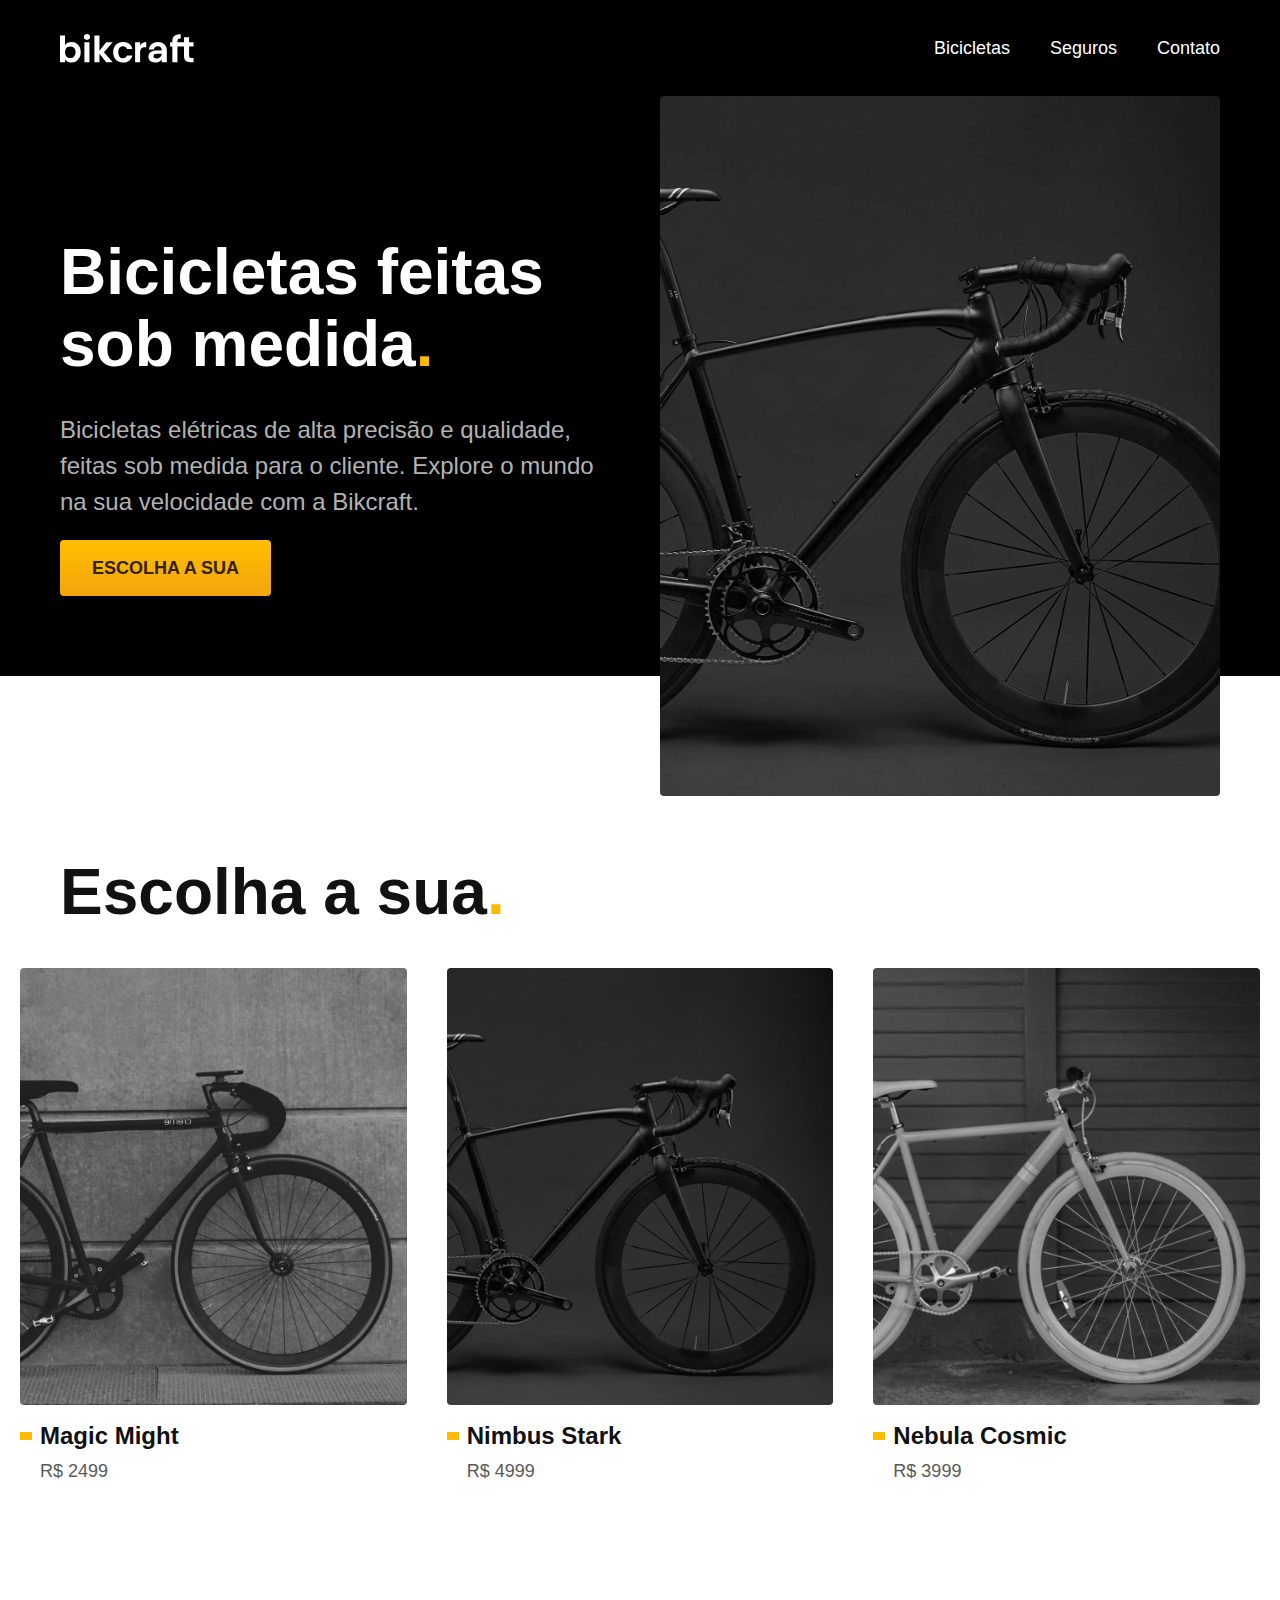
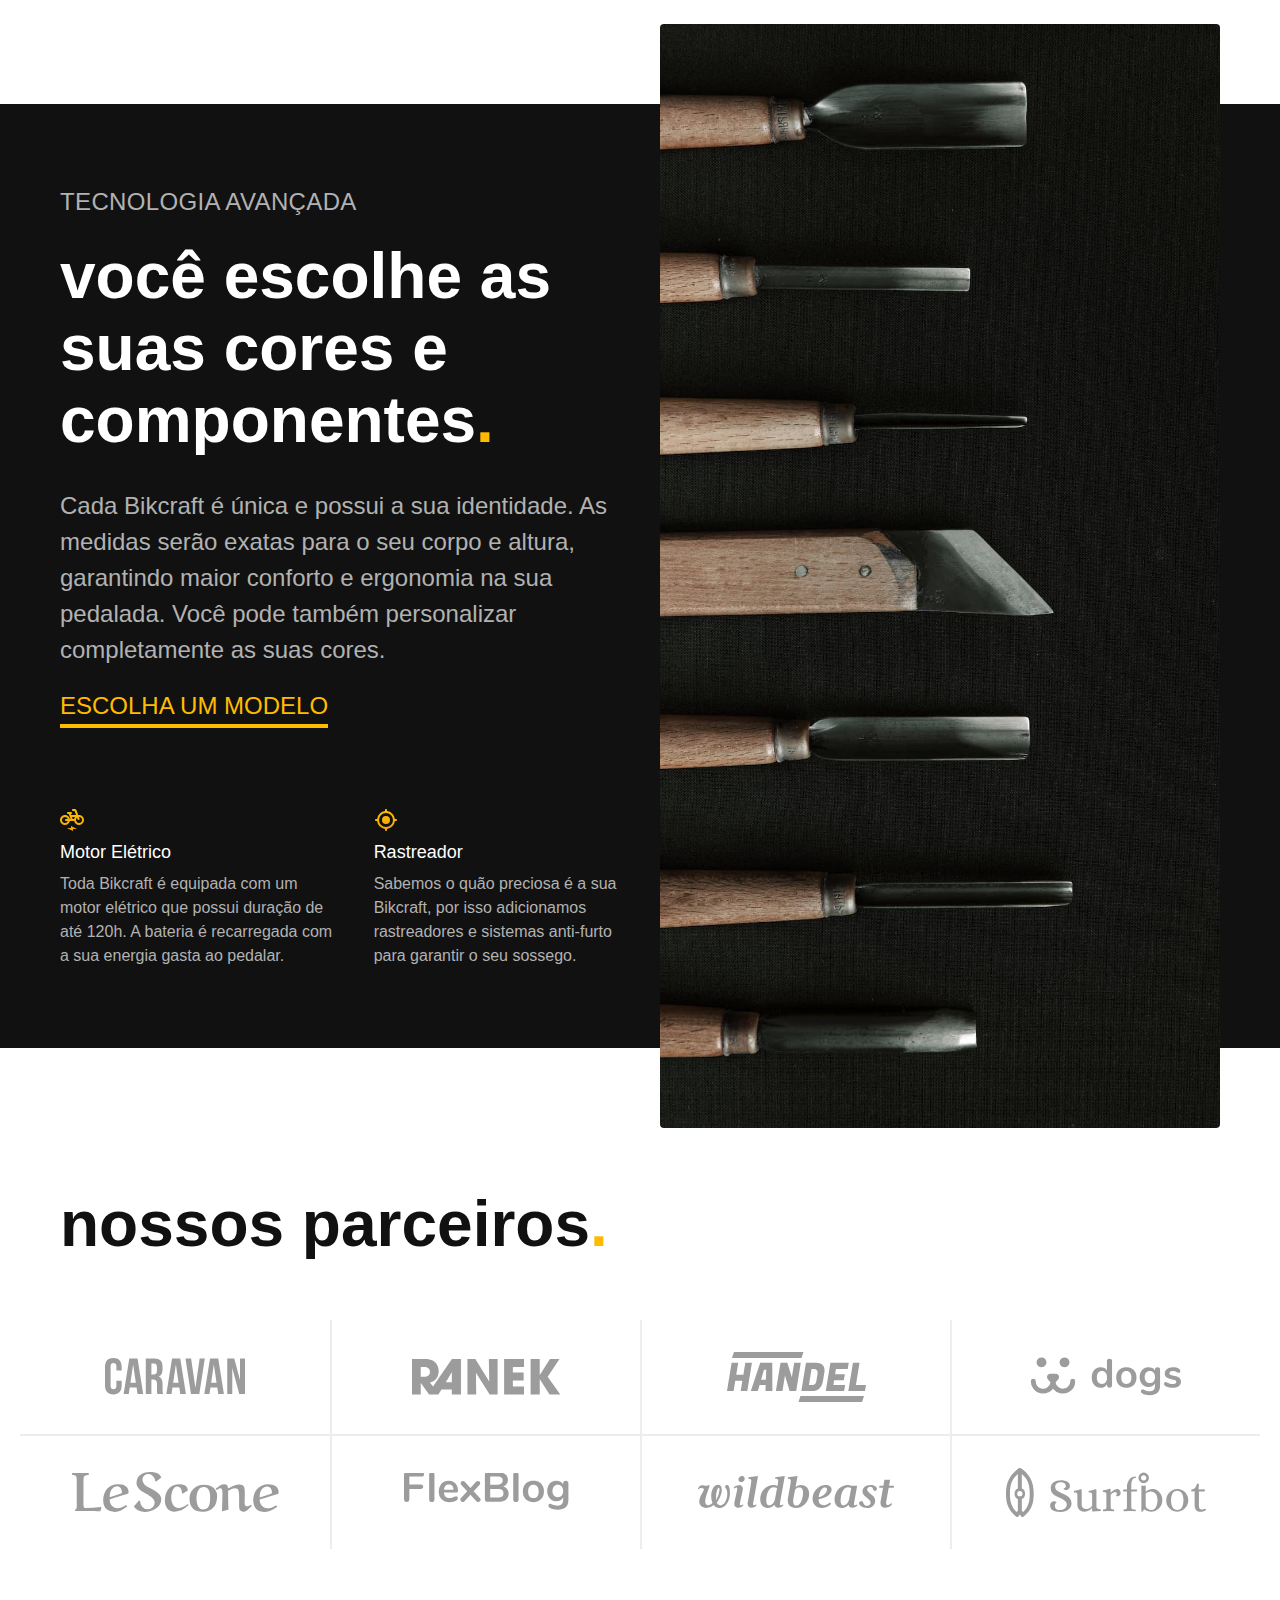
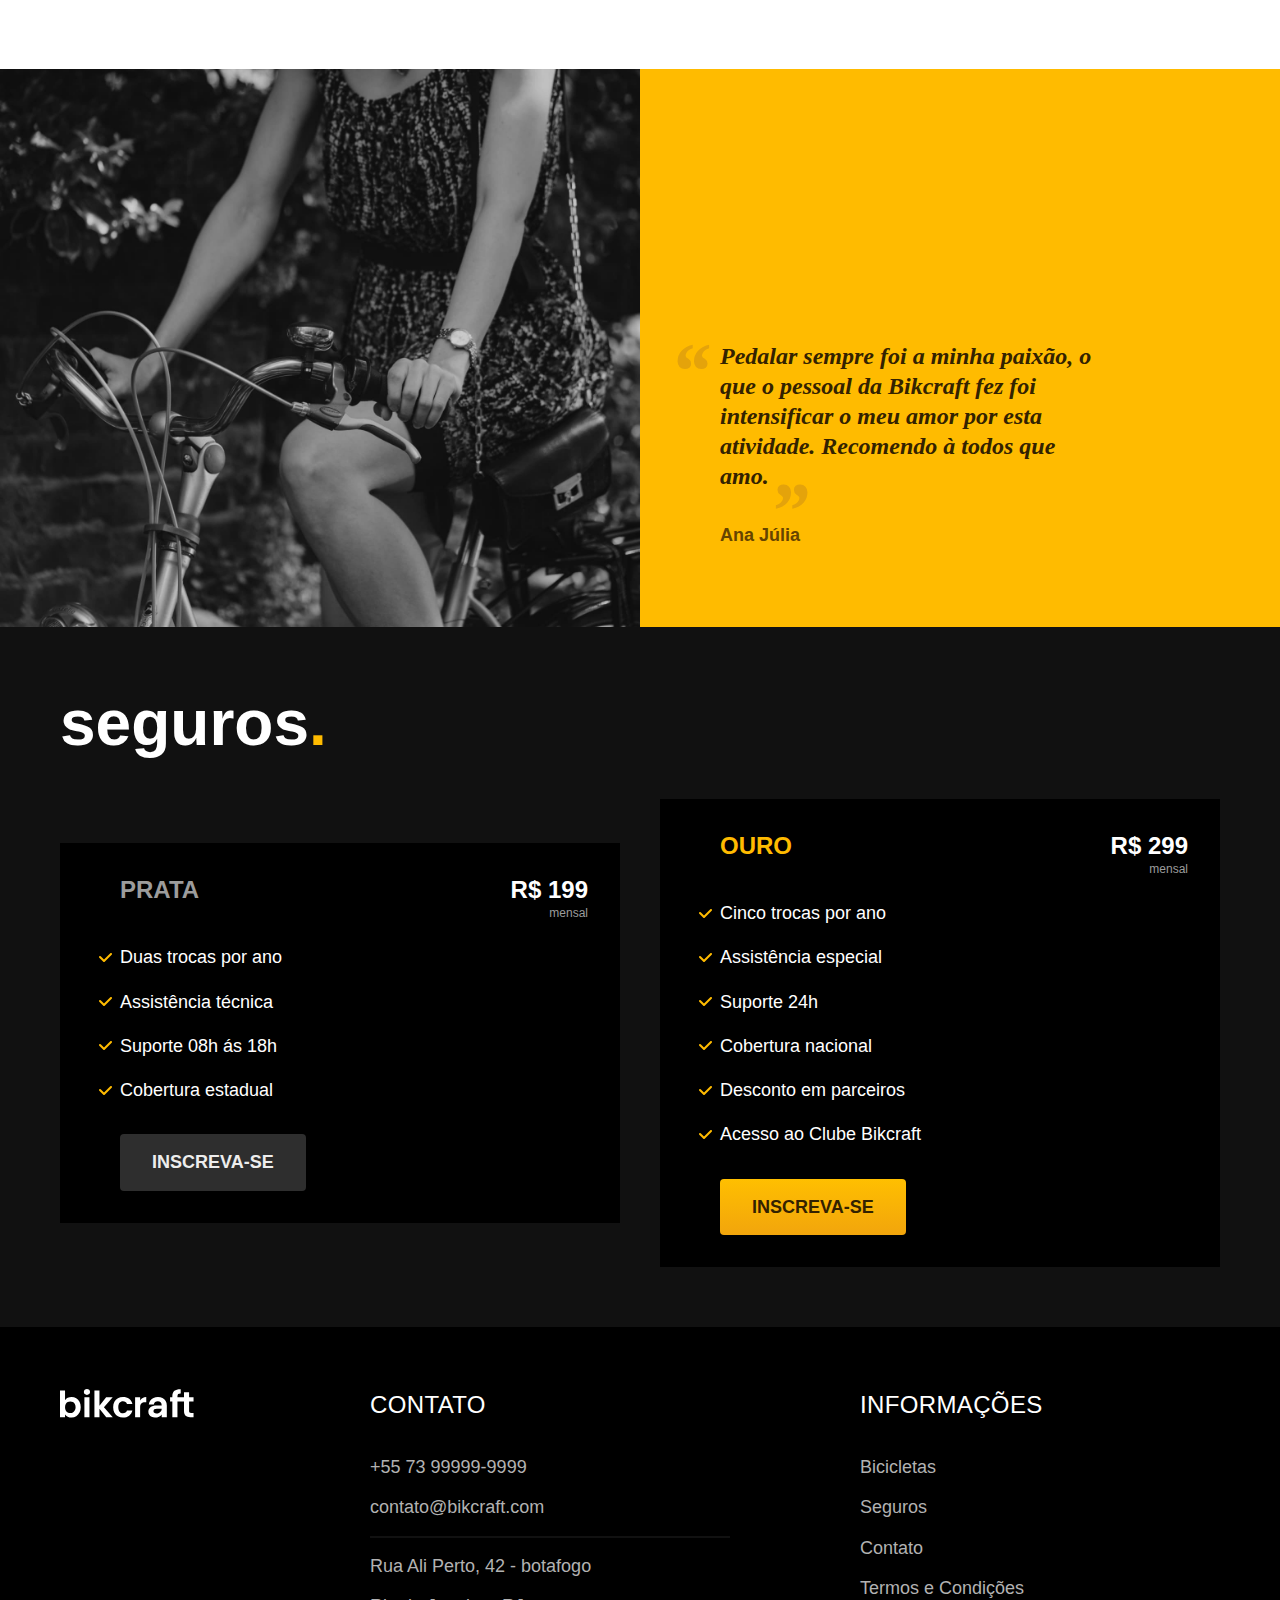
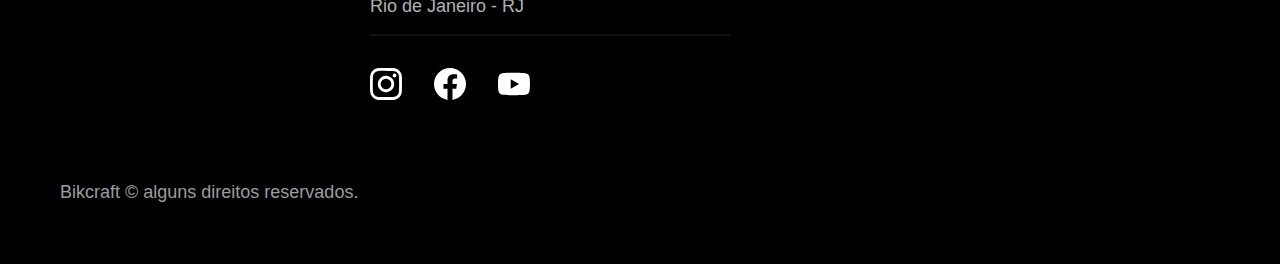
<file: index.html>
<!DOCTYPE html>
<html lang="en">

<head>
  <meta charset="UTF-8">
  <meta name="viewport" content="width=device-width, initial-scale=1.0">
  <title>Bikcraft - Bicicletas Elétricas</title>
  <meta name="description" content="Bicicletas elétricas de alta precisão e qualidade, feitas sob medida para o cliente. Explore o mundo na sua velocidade com a Bikcraft.">

  <link rel="stylesheet" href="./css/style.css">

</head>

<body>

  <header class="header-bg">
    <div class="header container">
      <a href="./">
        <img src="./img/bikcraft.svg" alt="Bikcraft">
      </a>
      <nav aria-label="primaria">
        <ul class="header-menu font-1-m cor-0">
          <li><a href="./bicicletas.html">Bicicletas</a></li>
          <li><a href="./seguros.html">Seguros</a></li>
          <li><a href="./contato.html">Contato</a></li>
        </ul>
      </nav>
    </div>
  </header>

  <main class="introducao-bg">
    <div class="introducao container">
      <div class="introducao-conteudo">
        <h1 class="font-1-xxl cor-0">Bicicletas feitas
          sob medida<span class="cor-p1">.</span></h1>
        <p class="font-2-l cor-5">Bicicletas elétricas de alta precisão e qualidade, feitas sob medida para o cliente. Explore o mundo na sua velocidade com a Bikcraft.
        </p>
        <a class="botao" href="./bicicletas.html">Escolha a sua</a>
      </div>
      <div>
        <img src="./img/fotos/introducao.jpg" alt="Bicicleta elétrica preta.">
      </div>
    </div>
  </main>

  <article class="bicicletas-lista">

    <h2 class="container font-1-xxl">Escolha a sua<span class="cor-p1">.</span></h2>
    <ul>
      <li>
        <a href="./bicicletas/magic.html">
          <img src="./img/bicicletas/magic-home.jpg" alt="Bicicleta preta">
          <h3 class="font-1-xl">Magic Might</h3>
          <span class="font-2-m cor-8">R$ 2499</span>
        </a>
      </li>
      <li>
        <a href="./bicicletas/Nimbus.html">
          <img src="./img/bicicletas/nimbus-home.jpg" alt="Bicicleta preta">
          <h3 class="font-1-xl">Nimbus Stark</h3>
          <span class="font-2-m cor-8">R$ 4999</span>
        </a>
      </li>
      <li>
        <a href="./bicicletas/Nebula.html">
          <img src="./img/bicicletas/nebula-home.jpg" alt="Bicicleta preta">
          <h3 class="font-1-xl">Nebula Cosmic</h3>
          <span class="font-2-m cor-8">R$ 3999</span>
        </a>
      </li>
    </ul>
  </article>

  <article class="tecnologia-bg">
    <div class="tecnologia container">
      <div class="tecnologia-conteudo">
        <span class="font-2-l-b cor-5">Tecnologia Avançada</span>
        <h2 class="font-1-xxl cor-0">você escolhe as suas cores e componentes<span class="cor-p1">.</span></h2>
        <p class="font-2-l cor-5">Cada Bikcraft é única e possui a sua identidade. As medidas serão exatas para o seu corpo e altura, garantindo maior conforto e ergonomia na sua pedalada. Você pode também personalizar completamente as suas cores.</p>
        <a class="link" href="./bicicletas.html">Escolha um modelo</a>
        <div class="tecnologia-vantagens">
          <div>
            <img src="./img/icones/eletrica.svg" alt="">
            <h3 class="font-1-m cor-0">Motor Elétrico</h3>
            <p class="font-2-s cor-5">Toda Bikcraft é equipada com um motor elétrico que possui duração de até 120h. A bateria é recarregada com a sua energia gasta ao pedalar.</p>
          </div>
          <div>
            <img src="./img/icones/rastreador.svg" alt="">
            <h3 class="font-1-m cor-0">Rastreador</h3>
            <p class="font-2-s cor-5">Sabemos o quão preciosa é a sua Bikcraft, por isso adicionamos rastreadores e sistemas anti-furto para garantir o seu sossego.</p>
          </div>
        </div>
      </div>
      <div class="tecnologia-imagem">
        <img src="./img/fotos/tecnologia.jpg" alt="">
      </div>
    </div>
  </article>

  <section class="parceiros" aria-label="Nossos Parceiros">
    <h2 class="container font-1-xxl">nossos parceiros<span class="cor-p1">.</span></h2>
    <ul>
      <li><img src="./img/parceiros/caravan.svg" alt="caravan"></li>
      <li><img src="./img/parceiros/ranek.svg" alt="ranek.svg"></li>
      <li><img src="./img/parceiros/handel.svg" alt="handel.svg"></li>
      <li><img src="./img/parceiros/dogs.svg" alt="dogs.svg"></li>
      <li><img src="./img/parceiros/lescone.svg" alt="lescone.svg"></li>
      <li><img src="./img/parceiros/flexblog.svg" alt="flexblog.svg"></li>
      <li><img src="./img/parceiros/wildbeast.svg" alt="wildbeast.svg"></li>
      <li><img src="./img/parceiros/surfbot.svg" alt="surfbot.svg"></li>
    </ul>
  </section>

  <section class="depoimento" aria-label="Depoimento">
    <div>
      <img src="./img/fotos/depoimento.jpg" alt="Pessoa pedalando uma bicicleta Bikcraft">
    </div>
    <div class="depoimento-conteudo">
      <blockquote class="font-1-xl cor-p5">
        <p>Pedalar sempre foi a minha paixão, o que o pessoal da Bikcraft fez foi intensificar o meu amor por esta atividade. Recomendo à todos que amo.</p>
      </blockquote>
      <span class="font-1-m-b cor-p4">Ana Júlia</span>
    </div>
  </section>

  <article class="seguros-bg">
    <div class="seguros container">
      <h2 class="font-1-xxl cor-0">seguros<span class="cor-p1">.</span></h2>
      <div class="seguros-item">
        <h3 class="font-1-xl cor-6">PRATA</h3>
        <span class="font-1-xl cor-0">R$ 199 <span class="font-1-xs cor-6">mensal</span></span>
        <ul class="font-2-m cor-0">
          <li>Duas trocas por ano</li>
          <li>Assistência técnica</li>
          <li>Suporte 08h ás 18h</li>
          <li>Cobertura estadual</li>
          </li>
        </ul>
        <a class="botao secundario" href="./orcamento.html">Inscreva-se</a>
      </div>

      <div class="seguros-item">
        <h3 class="font-1-xl cor-p1">OURO</h3>
        <span class="font-1-xl cor-0">R$ 299 <span class="font-1-xs cor-6">mensal</span></span>
        <ul class="font-2-m cor-0">
          <li>Cinco trocas por ano</li>
          <li>Assistência especial </li>
          <li>Suporte 24h</li>
          <li>Cobertura nacional</li>
          <li>Desconto em parceiros</li>
          <li>Acesso ao Clube Bikcraft</li>
          </li>
        </ul>
        <a class="botao" href="./orcamento.html">Inscreva-se</a>
      </div>
    </div>
  </article>

  <footer class="footer-bg">
    <div class="footer container">
      <img src="./img/bikcraft.svg" alt="Bikcraft">
      <div class="footer-contato">
        <h3 class="font-2-l-b cor-0">Contato</h3>
        <ul class="font-2-m cor-5">
          <li><a href="tel:+5573999999999">+55 73 99999-9999</a></li>
          <li><a href="mailto:contato@bikcraft.com<">contato@bikcraft.com</a></li>
          <li>Rua Ali Perto, 42 - botafogo</li>
          <li>Rio de Janeiro - RJ</li>
        </ul>
        <div class="footer-redes">
          <a href="./">
            <img src="./img/redes/instagram.svg" alt="Instagram">
          </a>
          <a href="./">
            <img src="./img/redes/facebook.svg" alt="Facebook">
          </a>
          <a href="./">
            <img src="./img/redes/youtube.svg" alt="Youtube">
          </a>
        </div>
      </div>
      <div class="footer-informacoes">
        <h3 class="font-2-l-b cor-0">Informações</h3>
        <nav>
          <ul class="font-1-m cor-5">
            <li><a href="./bicicletas.html">Bicicletas</a></li>
            <li><a href="./seguros.html">Seguros</a></li>
            <li><a href="./contato.html">Contato</a></li>
            <li><a href="./termos.html">Termos e Condições</a></li>
          </ul>
        </nav>
      </div>
      <p class="footer-copy font-2-m cor-6">Bikcraft © alguns direitos reservados.</p>
    </div>
  </footer>
</body>

</html>
</file>
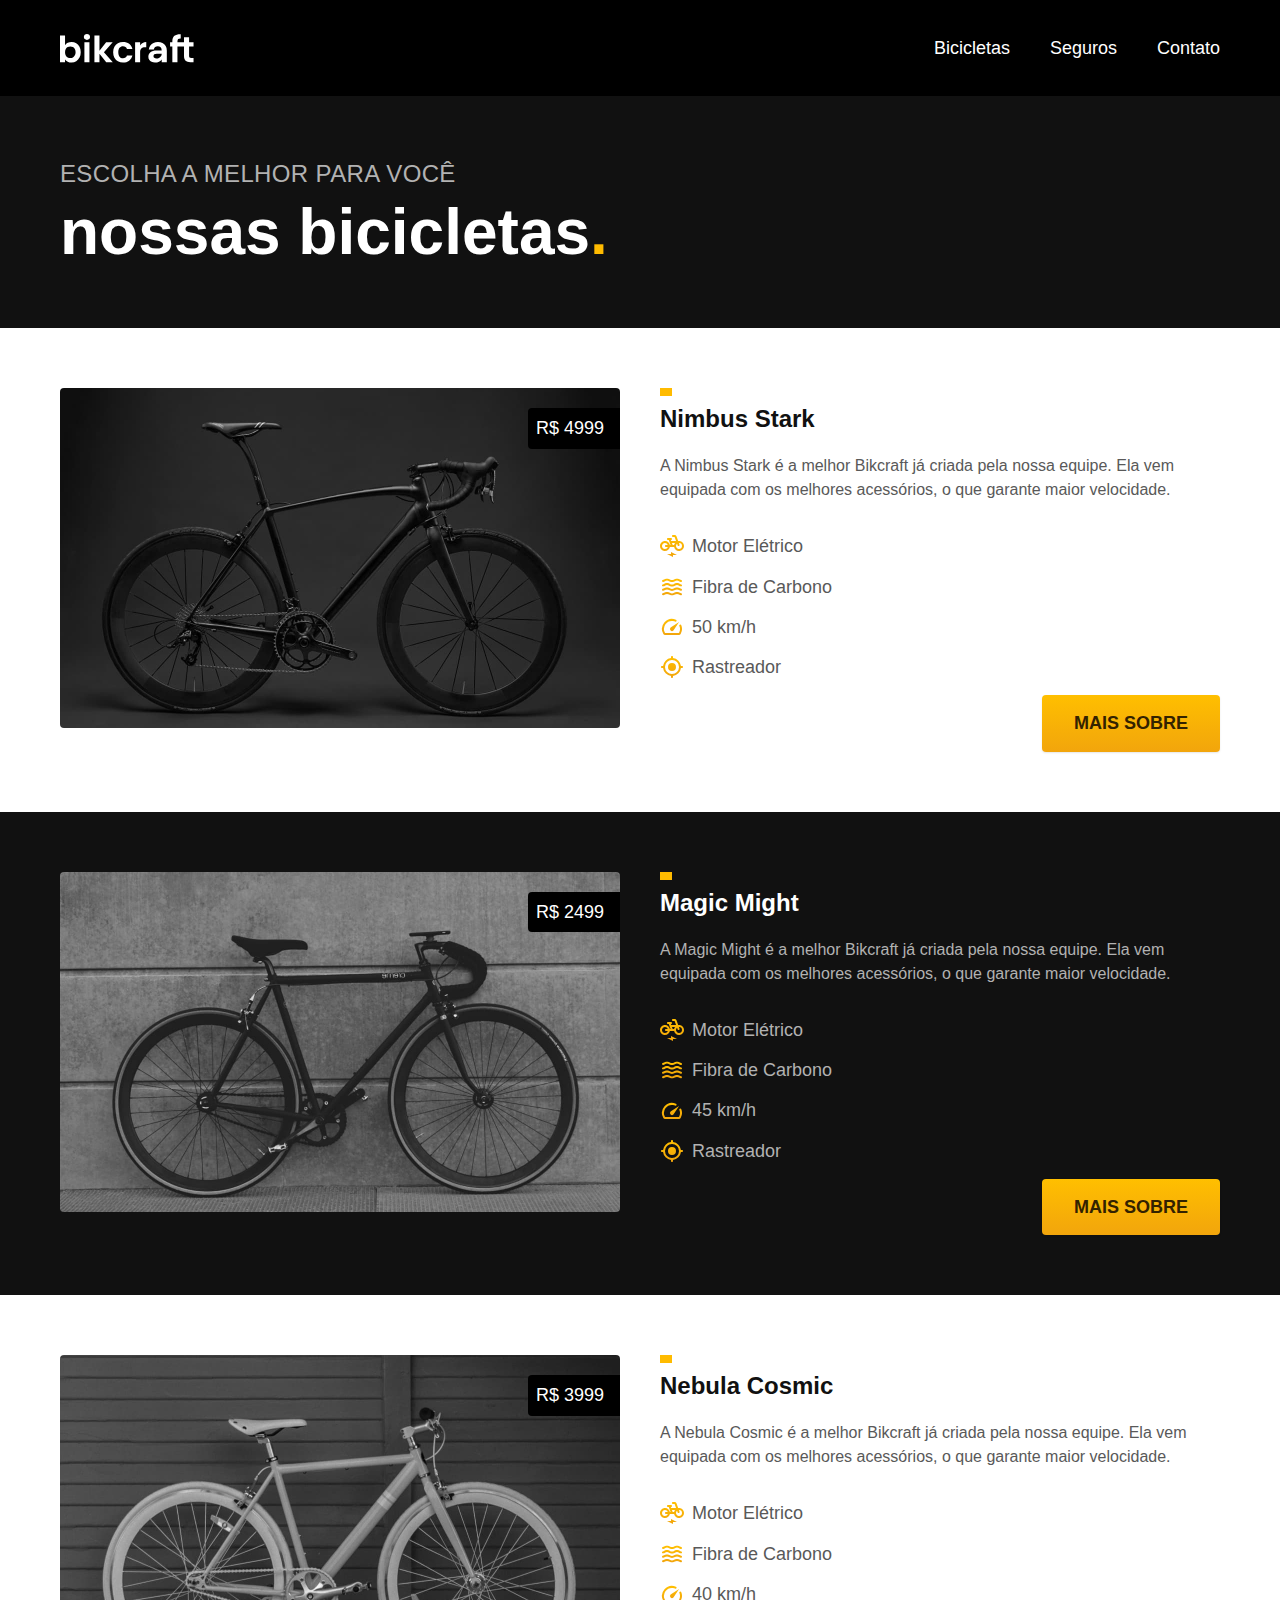
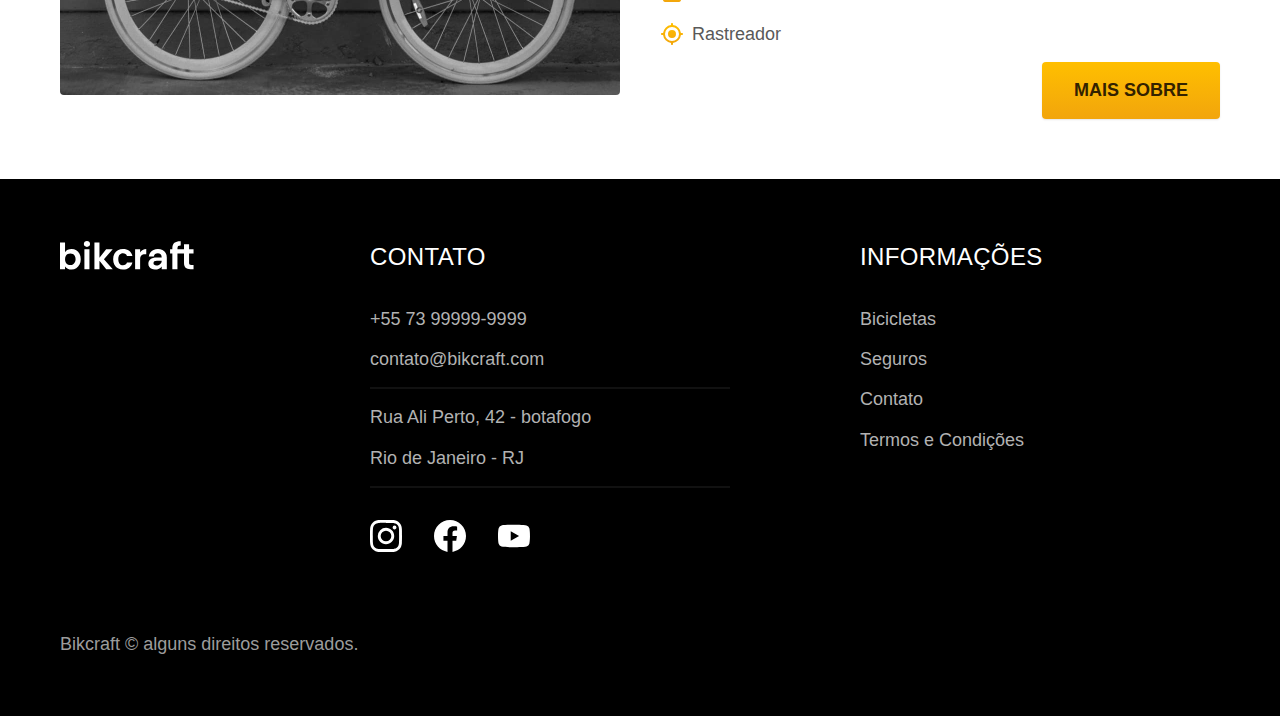
<file: bicicletas.html>
<!DOCTYPE html>
<html lang="en">

<head>
  <meta charset="UTF-8">
  <meta name="viewport" content="width=device-width, initial-scale=1.0">
  <title>Bicicletas | Bikcraft</title>
  <meta name="description" content="Termos e Condições.">

  <link rel="stylesheet" href="./css/style.css">

</head>

<body id="bicicletas">

  <header class="header-bg">
    <div class="header container">
      <a href="./">
        <img src="./img/bikcraft.svg" alt="Bikcraft">
      </a>
      <nav aria-label="primaria">
        <ul class="header-menu font-1-m cor-0">
          <li><a href="./bicicletas.html">Bicicletas</a></li>
          <li><a href="./seguros.html">Seguros</a></li>
          <li><a href="./contato.html">Contato</a></li>
        </ul>
      </nav>
    </div>
  </header>

  <main>
    <div class="titulo-bg">
      <div class="titulo container">
        <p class="font-2-l-b cor-5">Escolha a melhor para você</p>
        <h1 class="font-1-xxl cor-0">nossas bicicletas<span class="cor-p1">.</span></h1>
      </div>
    </div>

    <div class="bicicletas container">
      <div class="bicicletas-imagem">
        <img src="./img/bicicletas/nimbus.jpg" alt="Bicicleta Preta">
        <span class="font-2-m cor-0">R$ 4999</span>
      </div>
      <div class="bicicletas-conteudo">
        <h2 class="font-1-xl">Nimbus Stark</h2>
        <p class="font-2-s cor-8">A Nimbus Stark é a melhor Bikcraft já criada pela nossa equipe. Ela vem equipada com os melhores acessórios, o que garante maior velocidade.</p>
        <ul class="font-1-m cor-8">
          <li><img src="./img/icones/eletrica.svg" alt="">Motor Elétrico
          </li>
          <ul>
            <li><img src="./img/icones/carbono.svg" alt="">Fibra de Carbono
            </li>
            <ul>
              <li><img src="./img/icones/velocidade.svg" alt="">50 km/h
              </li>
              <ul>
                <li><img src="./img/icones/rastreador.svg" alt="">Rastreador
                </li>
              </ul>
              <a class="botao seta" href="./bicicletas/nimbus.html">Mais Sobre</a>
      </div>
    </div>

    <div class="bicicletas-bg">
      <div class="bicicletas container">
        <div class="bicicletas-imagem">
          <img src="./img/bicicletas/magic.jpg" alt="Bicicleta Preta">
          <span class="font-2-m cor-0">R$ 2499</span>
        </div>
        <div class="bicicletas-conteudo">
          <h2 class="font-1-xl cor-0">Magic Might</h2>
          <p class="font-2-s cor-5">A Magic Might é a melhor Bikcraft já criada pela nossa equipe. Ela vem equipada com os melhores acessórios, o que garante maior velocidade.</p>
          <ul class="font-1-m cor-5">
            <li><img src="./img/icones/eletrica.svg" alt="">Motor Elétrico
            </li>
            <ul>
              <li><img src="./img/icones/carbono.svg" alt="">Fibra de Carbono
              </li>
              <ul>
                <li><img src="./img/icones/velocidade.svg" alt="">45 km/h
                </li>
                <ul>
                  <li><img src="./img/icones/rastreador.svg" alt="">Rastreador
                  </li>
                </ul>
                <a class="botao seta" href="./bicicletas/magic.html">Mais Sobre</a>
        </div>
      </div>
    </div>

    <div class="bicicletas container">
      <div class="bicicletas-imagem">
        <img src="./img/bicicletas/nebula.jpg" alt="Bicicleta Preta">
        <span class="font-2-m cor-0">R$ 3999</span>
      </div>
      <div class="bicicletas-conteudo">
        <h2 class="font-1-xl">Nebula Cosmic</h2>
        <p class="font-2-s cor-8">A Nebula Cosmic é a melhor Bikcraft já criada pela nossa equipe. Ela vem equipada com os melhores acessórios, o que garante maior velocidade.</p>
        <ul class="font-1-m cor-8">
          <li><img src="./img/icones/eletrica.svg" alt="">Motor Elétrico
          </li>
          <ul>
            <li><img src="./img/icones/carbono.svg" alt="">Fibra de Carbono
            </li>
            <ul>
              <li><img src="./img/icones/velocidade.svg" alt="">40 km/h
              </li>
              <ul>
                <li><img src="./img/icones/rastreador.svg" alt="">Rastreador
                </li>
              </ul>
              <a class="botao seta" href="./bicicletas/nebula.html">Mais Sobre</a>
      </div>
    </div>
  </main>

  <footer class="footer-bg">
    <div class="footer container">
      <img src="./img/bikcraft.svg" alt="Bikcraft">
      <div class="footer-contato">
        <h3 class="font-2-l-b cor-0">Contato</h3>
        <ul class="font-2-m cor-5">
          <li><a href="tel:+5573999999999">+55 73 99999-9999</a></li>
          <li><a href="mailto:contato@bikcraft.com<">contato@bikcraft.com</a></li>
          <li>Rua Ali Perto, 42 - botafogo</li>
          <li>Rio de Janeiro - RJ</li>
        </ul>
        <div class="footer-redes">
          <a href="./">
            <img src="./img/redes/instagram.svg" alt="Instagram">
          </a>
          <a href="./">
            <img src="./img/redes/facebook.svg" alt="Facebook">
          </a>
          <a href="./">
            <img src="./img/redes/youtube.svg" alt="Youtube">
          </a>
        </div>
      </div>
      <div class="footer-informacoes">
        <h3 class="font-2-l-b cor-0">Informações</h3>
        <nav>
          <ul class="font-1-m cor-5">
            <li><a href="./bicicletas.html">Bicicletas</a></li>
            <li><a href="./seguros.html">Seguros</a></li>
            <li><a href="./contato.html">Contato</a></li>
            <li><a href="./termos.html">Termos e Condições</a></li>
          </ul>
        </nav>
      </div>
      <p class="footer-copy font-2-m cor-6">Bikcraft © alguns direitos reservados.</p>
    </div>
  </footer>
</body>

</html>
</file>
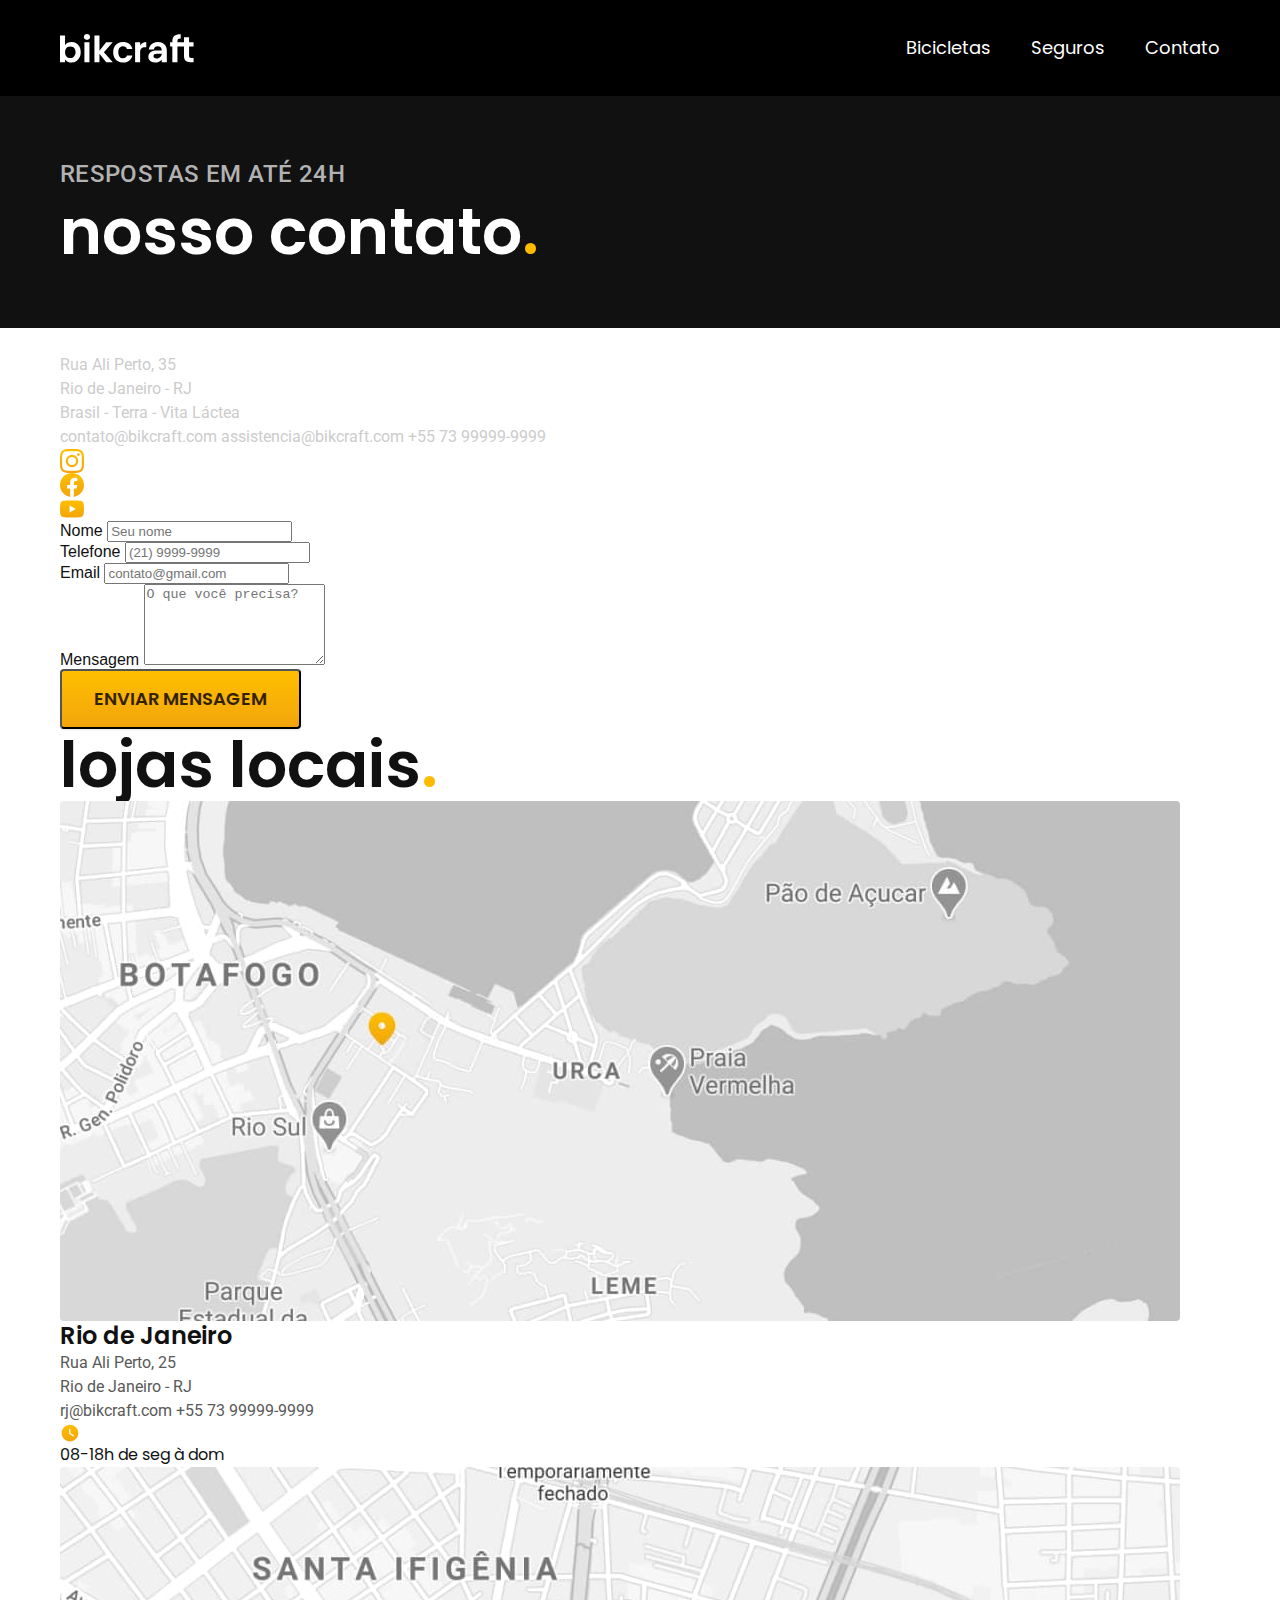
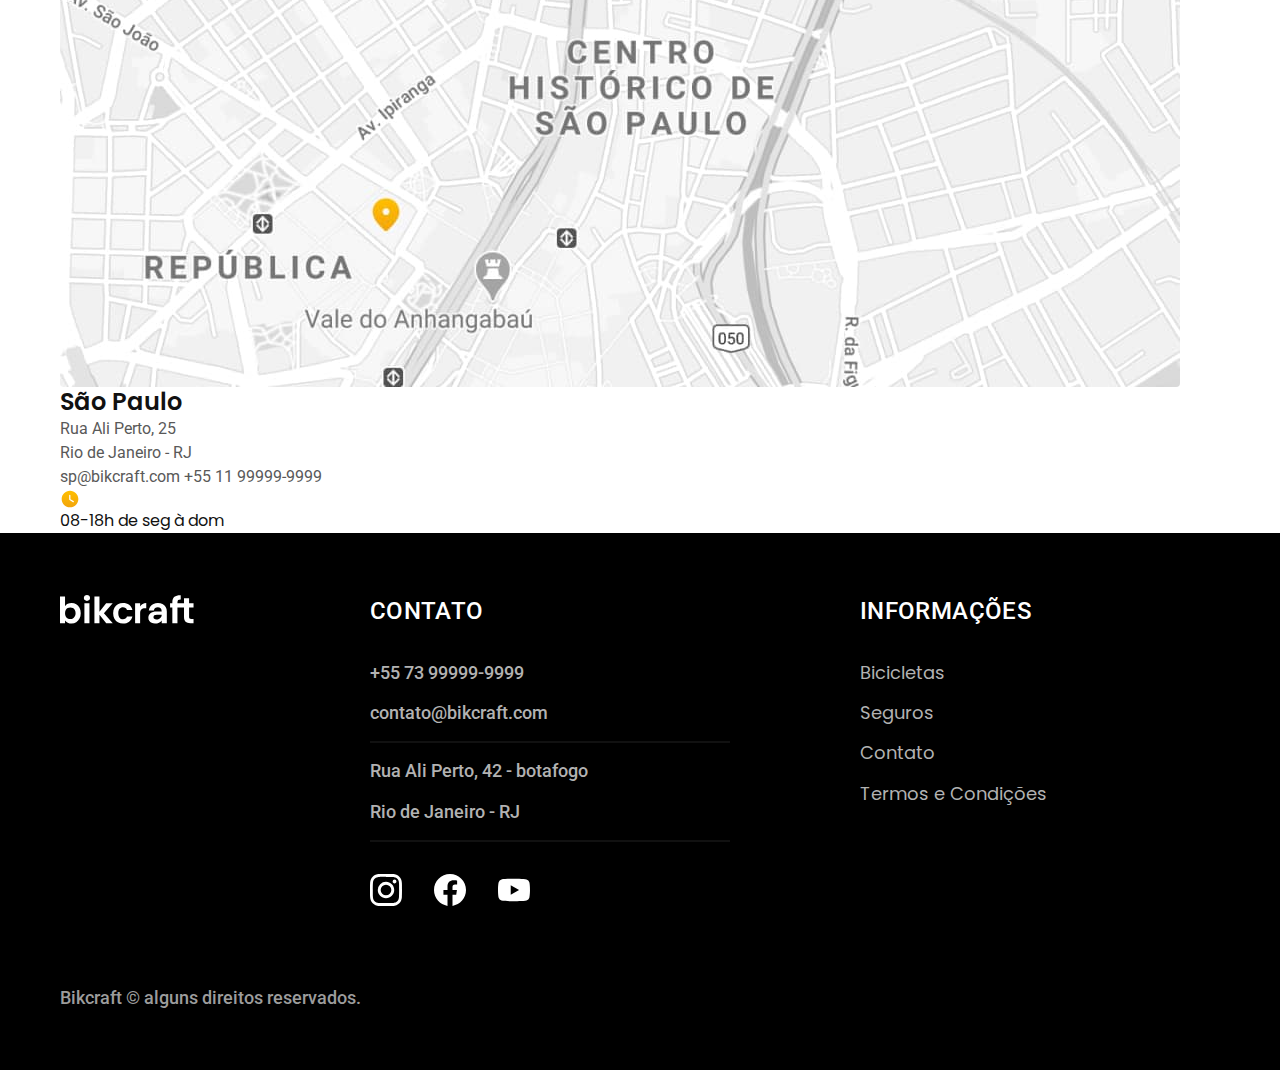
<file: contato.html>
<!DOCTYPE html>
<html lang="en">

<head>
  <meta charset="UTF-8">
  <meta name="viewport" content="width=device-width, initial-scale=1.0">
  <title>Contato | Bikcraft</title>
  <meta name="description" content="Termos e Condições.">

  <link rel="icon" href="./favicon.svg" type="image/svj+xml">
  <link rel="preload" href="./css/style.css" as="style">
  <link rel="stylesheet" href="./css/style.css">
  <script>document.documentElement.classList.add('js');</script>

  <link rel="preconnect" href="https://fonts.googleapis.com">
  <link rel="preconnect" href="https://fonts.gstatic.com" crossorigin>
  <link href="https://fonts.googleapis.com/css2?family=Merriweather:ital,opsz,wght@1,18..144,900&family=Poppins:wght@400;600&family=Roboto:wght@100..900&display=swap" rel="stylesheet">
</head>

<body id="contato">

  <header class="header-bg">
    <div class="header container">
      <a href="./">
        <img src="./img/bikcraft.svg" width="136" height="32" alt="Bikcraft">
      </a>
      <nav aria-label="primaria">
        <ul class="header-menu font-1-m cor-0">
          <li><a href="./bicicletas.html">Bicicletas</a></li>
          <li><a href="./seguros.html">Seguros</a></li>
          <li><a href="./contato.html">Contato</a></li>
        </ul>
      </nav>
    </div>
  </header>

  <main>
    <div class="titulo-bg">
      <div class="titulo container">
        <p class="font-2-l-b cor-5">Respostas em até 24h</p>
        <h1 class="font-1-xxl cor-0">nosso contato<span class="cor-p1">.</span></h1>
      </div>
    </div>

    <div class="contato container">
      <section class="contato-dados" aria-label="Endereço">
        <h2 class="font-1-m cor-0">Loja Online</h2>
        <div class="contato-endereco font-2-s cor-4">
          <p>Rua Ali Perto, 35</p>
          <p>Rio de Janeiro - RJ</p>
          <p>Brasil - Terra - Vita Láctea</p>
        </div>

        <address class="contato-meios font-2-s cor-4">
          <a href="mailto:contato@bikcraft.com">contato@bikcraft.com</a>
          <a href="mailto:assistencia@bikcraft.com">assistencia@bikcraft.com</a>
          <a href="tel:+5573999999999">+55 73 99999-9999</a>
        </address>

        <div class="contato-redes">
          <a href="./">
            <img src="./img/redes/instagram-p.svg" width="24" height="24" alt="Instagram">
          </a>
          <a href="./">
            <img src="./img/redes/facebook-p.svg" width="24" height="24" alt="Facebook">
          </a>
          <a href="./">
            <img src="./img/redes/youtube-p.svg" width="24" height="24" alt="Youtube">
          </a>
        </div>
      </section>
      <section class="contato-formulario" aria-label="Formulário">
        <form class="form" action="./contato.html">
          <div>
            <label for="nome">Nome</label>
            <input type="text" id="nome" name="nome" placeholder="Seu nome">
          </div>
          <div>
            <label for="telefone">Telefone</label>
            <input type="text" id="telefone" name="telefone" placeholder="(21) 9999-9999">
          </div>
          <div class="col-2">
            <label for="email">Email</label>
            <input type="email" id="email" name="email" placeholder="contato@gmail.com">
          </div>
          <div class="col-2">
            <label for="mensagem">Mensagem</label>
            <textarea rows="5" id="mensagem" name="mensagem" placeholder="O que você precisa?"></textarea>
          </div>
          <button class="botao col-2">Enviar Mensagem</button>
        </form>
      </section>
    </div>
  </main>

  <article class="lojas container">
    <h2 class="font-1-xxl">lojas locais<span class="cor-p1">.</span></h2>
    <div class="lojas-item">
      <img src="./img/lojas/rj.jpg" width="1120" height="520" alt="mapa marcando o endereço em Rua Ali Perto, 25 - Rio de Janeiro - RJ">
      <div class="lojas-conteudo">
        <h3 class="font-1-xl">Rio de Janeiro</h3>
        <div class="lojas-dados font-2-s cor-8">
          <p>Rua Ali Perto, 25</p>
          <p>Rio de Janeiro - RJ</p>
        </div>
        <div class="lojas-dados font-2-s cor-8">
          <a href="mailto:rj@bikcraft.com">rj@bikcraft.com</a>
          <a href="tel:+5573999999999">+55 73 99999-9999</a>
        </div>
        <p class="lojas-tempo font-1-s"><img src="./img/icones/horario.svg" width="20" height="20" alt="">08-18h de seg à dom</p>
      </div>
    </div>

    <div class="lojas-item">
      <img src="./img/lojas/sp.jpg" width="1120" height="520" alt="mapa marcando o endereço em Rua Ali Perto, 25 - São Paulo - SP">
      <div class="lojas-conteudo">
        <h3 class="font-1-xl">São Paulo</h3>
        <div class="lojas-dados font-2-s cor-8">
          <p>Rua Ali Perto, 25</p>
          <p>Rio de Janeiro - RJ</p>
        </div>
        <div class="lojas-dados font-2-s cor-8">
          <a href="mailto:sp@bikcraft.com">sp@bikcraft.com</a>
          <a href="tel:+5511999999999">+55 11 99999-9999</a>
        </div>
        <p class="lojas-tempo font-1-s"><img src="./img/icones/horario.svg" width="20" height="20" alt="">08-18h de seg à dom</p>
      </div>
    </div>
  </article>

  <footer class="footer-bg">
    <div class="footer container">
      <img src="./img/bikcraft.svg" width="136" height="32" alt="Bikcraft">
      <div class="footer-contato">
        <h3 class="font-2-l-b cor-0">Contato</h3>
        <ul class="font-2-m cor-5">
          <li><a href="tel:+5573999999999">+55 73 99999-9999</a></li>
          <li><a href="mailto:contato@bikcraft.com<">contato@bikcraft.com</a></li>
          <li>Rua Ali Perto, 42 - botafogo</li>
          <li>Rio de Janeiro - RJ</li>
        </ul>
        <div class="footer-redes">
          <a href="./">
            <img src="./img/redes/instagram.svg" width="32" height="32" alt="Instagram">
          </a>
          <a href="./">
            <img src="./img/redes/facebook.svg" width="32" height="32" alt="Facebook">
          </a>
          <a href="./">
            <img src="./img/redes/youtube.svg" width="32" height="32" alt="Youtube">
          </a>
        </div>
      </div>
      <div class="footer-informacoes">
        <h3 class="font-2-l-b cor-0">Informações</h3>
        <nav>
          <ul class="font-1-m cor-5">
            <li><a href="./bicicletas.html">Bicicletas</a></li>
            <li><a href="./seguros.html">Seguros</a></li>
            <li><a href="./contato.html">Contato</a></li>
            <li><a href="./termos.html">Termos e Condições</a></li>
          </ul>
        </nav>
      </div>
      <p class="footer-copy font-2-m cor-6">Bikcraft © alguns direitos reservados.</p>
    </div>
  </footer>
  <script src="./js/script.js"></script>
</body>

</html>
</file>
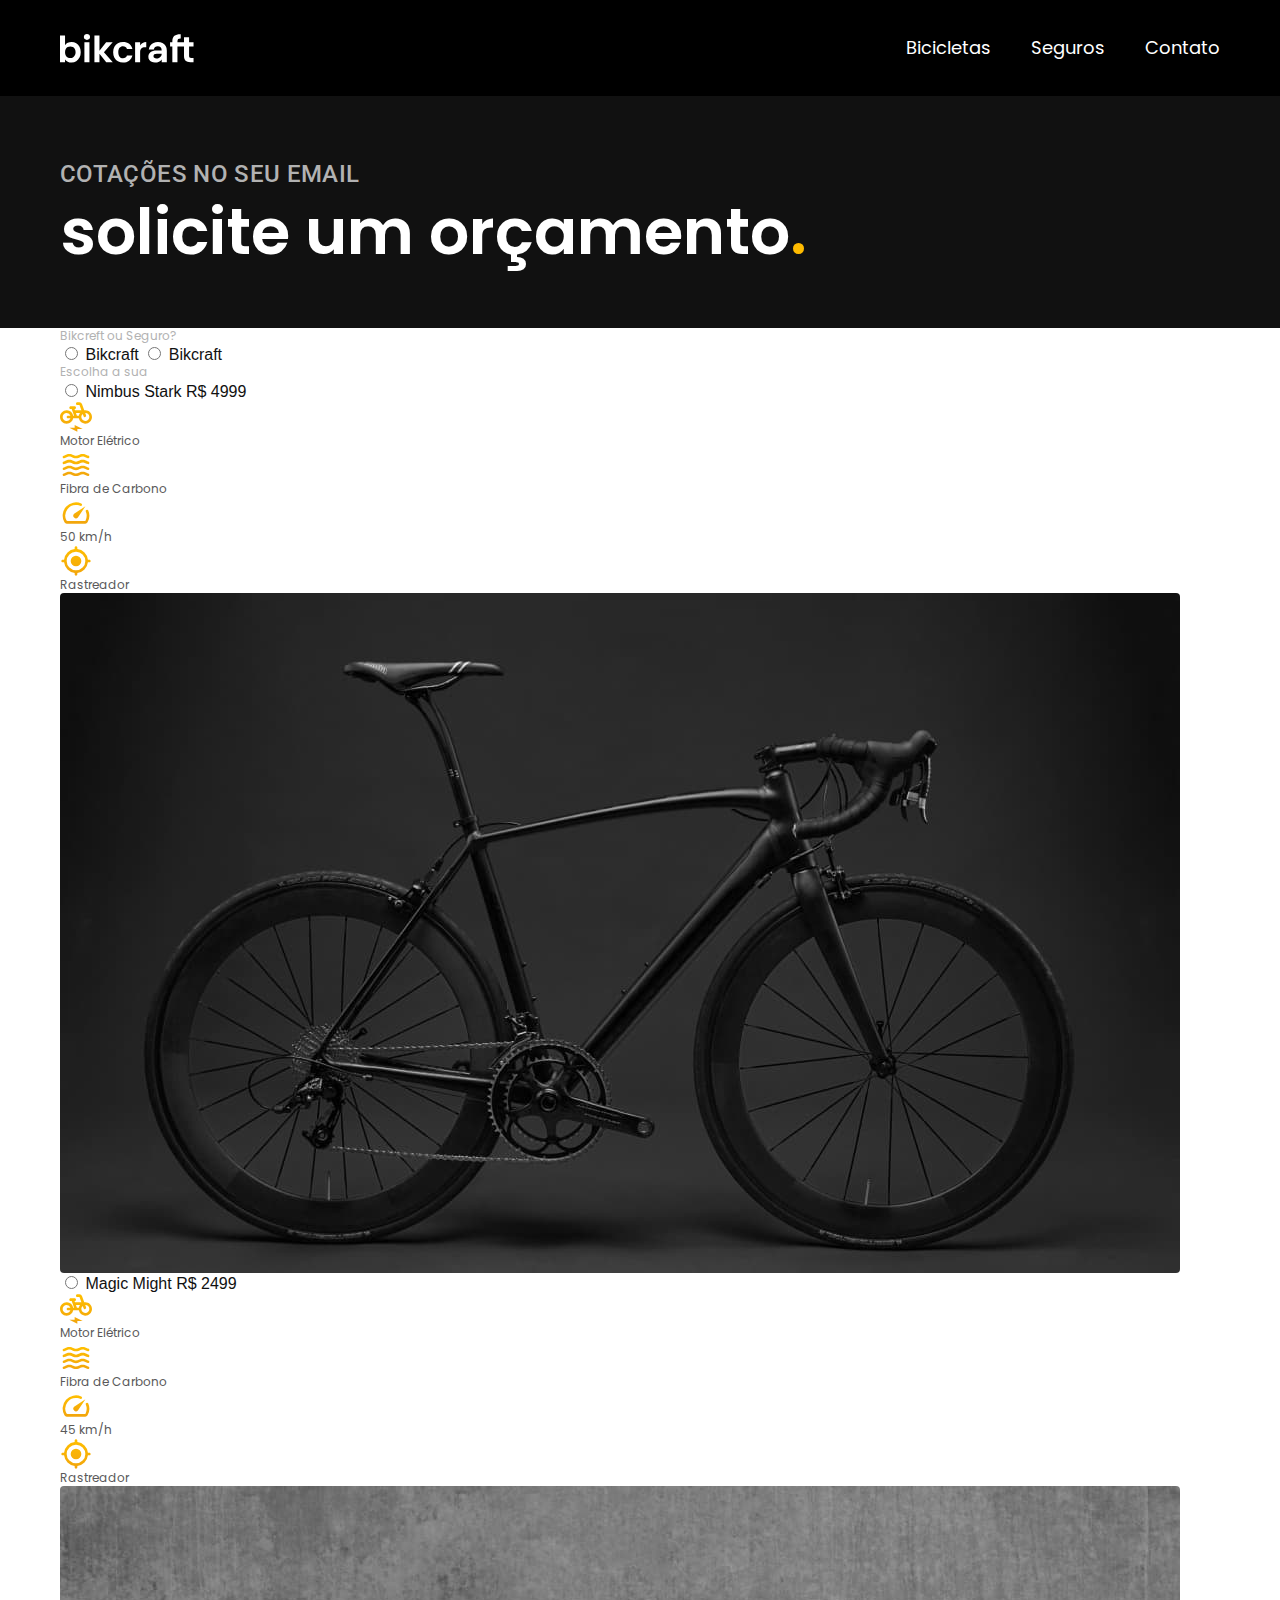
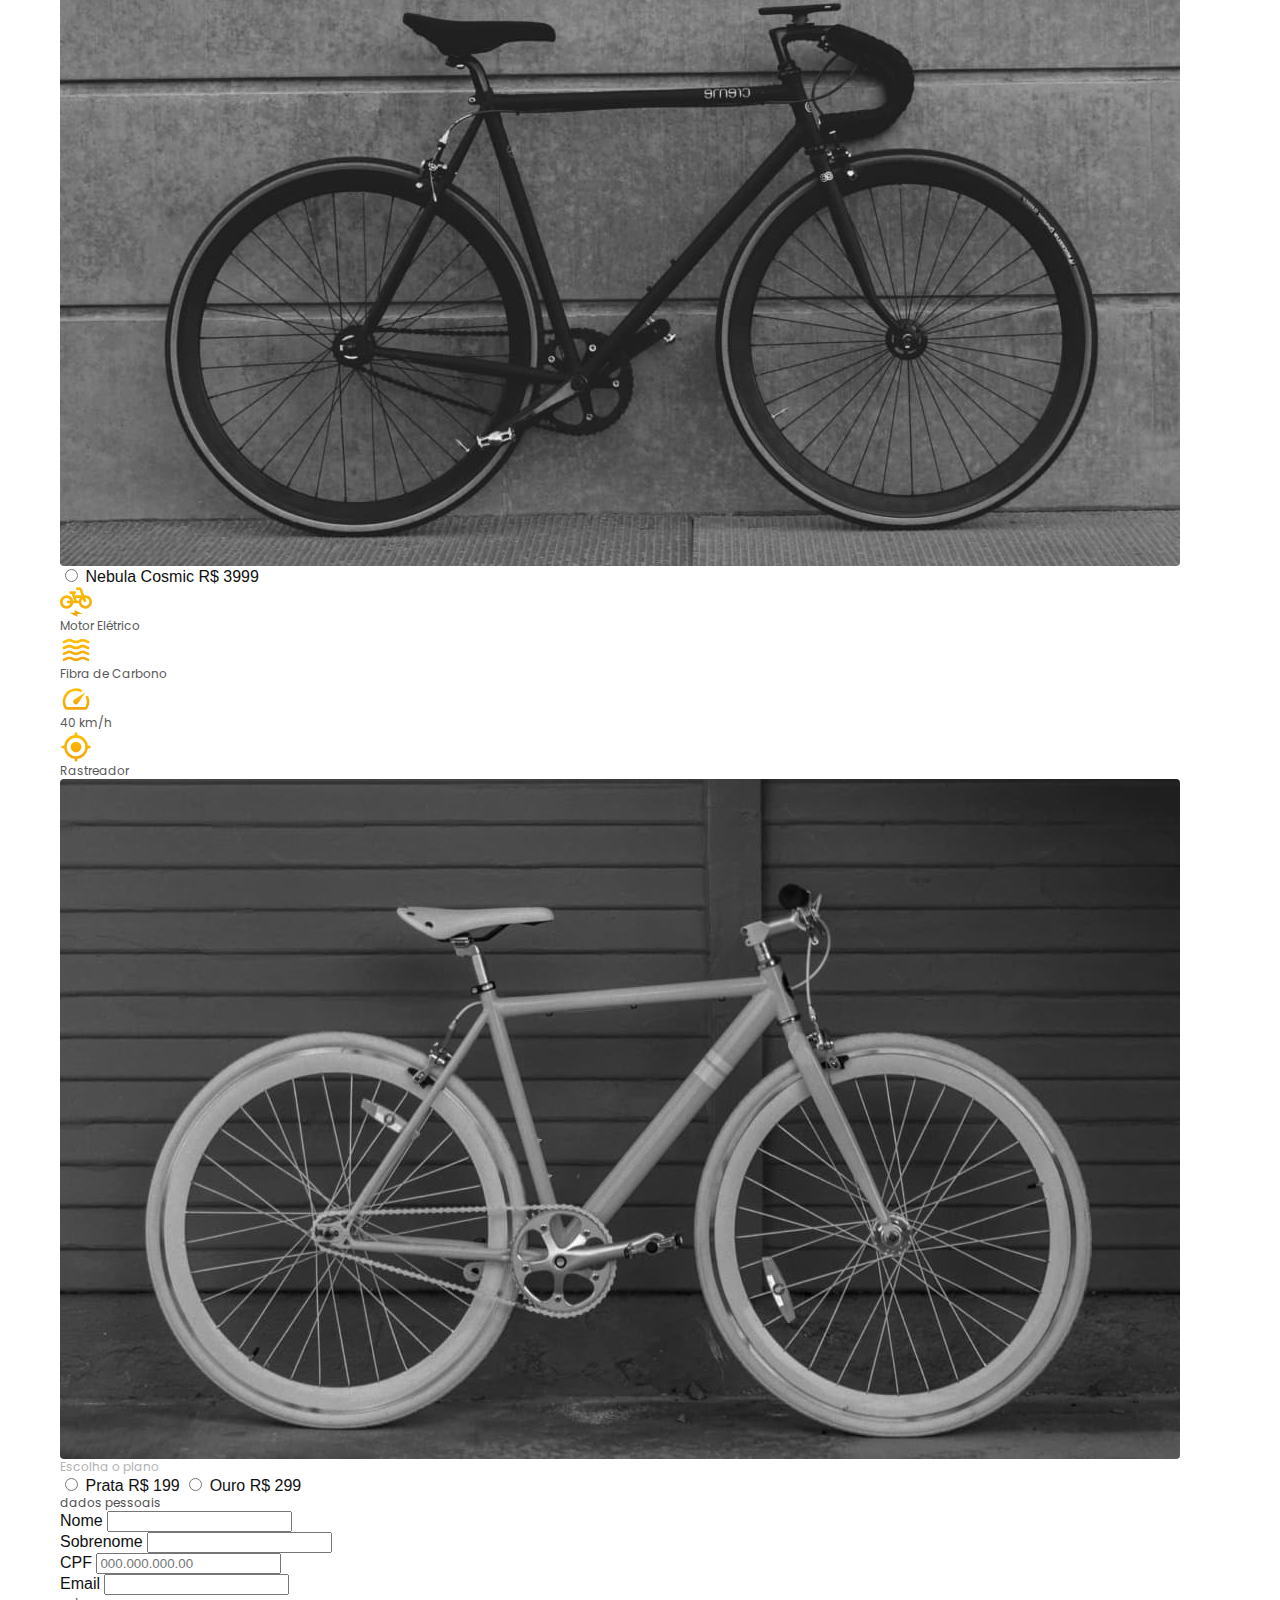
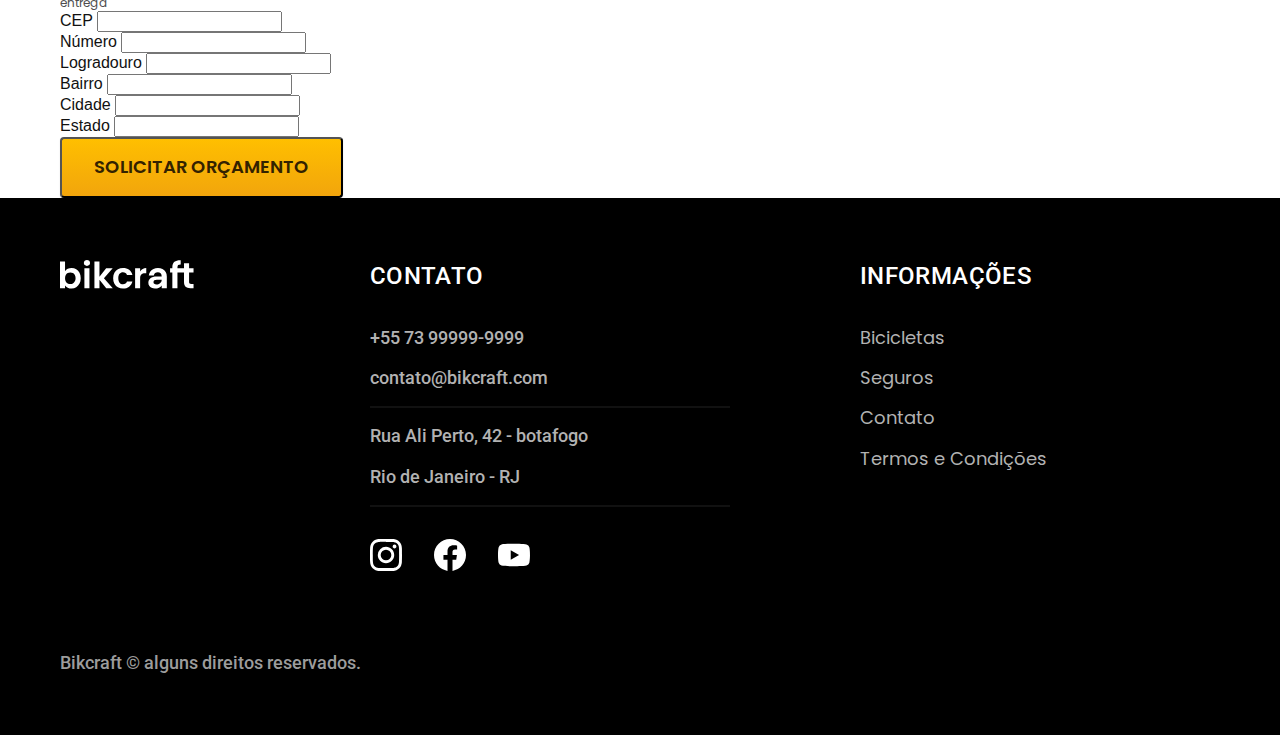
<file: orcamento.html>
<!DOCTYPE html>
<html lang="en">

<head>
  <meta charset="UTF-8">
  <meta name="viewport" content="width=device-width, initial-scale=1.0">
  <title>Orçamento | Bikcraft</title>
  <meta name="description" content="Termos e Condições.">

  <link rel="icon" href="./favicon.svg" type="image/svj+xml">
  <link rel="preload" href="./css/style.css" as="style">
  <link rel="stylesheet" href="./css/style.css">
  <script>document.documentElement.classList.add('js');</script>

  <link rel="preconnect" href="https://fonts.googleapis.com">
  <link rel="preconnect" href="https://fonts.gstatic.com" crossorigin>
  <link href="https://fonts.googleapis.com/css2?family=Merriweather:ital,opsz,wght@1,18..144,900&family=Poppins:wght@400;600&family=Roboto:wght@100..900&display=swap" rel="stylesheet">
</head>

<body id="orcamento">

  <header class="header-bg">
    <div class="header container">
      <a href="./">
        <img src="./img/bikcraft.svg" width="136" height="32" alt="Bikcraft">
      </a>
      <nav aria-label="primaria">
        <ul class="header-menu font-1-m cor-0">
          <li><a href="./bicicletas.html">Bicicletas</a></li>
          <li><a href="./seguros.html">Seguros</a></li>
          <li><a href="./contato.html">Contato</a></li>
        </ul>
      </nav>
    </div>
  </header>

  <main>
    <div class="titulo-bg">
      <div class="titulo container">
        <p class="font-2-l-b cor-5">Cotações no seu email</p>
        <h1 class="font-1-xxl cor-0">solicite um orçamento<span class="cor-p1">.</span></h1>
      </div>
    </div>

    <form class="orcamento container" action="./">
      <div class="orcamento-produto">
        <h2 class="font-1-xs cor-5">Bikcreft ou Seguro?</h2>

        <input type="radio" name="tipo" value="bikcraft" id="bikcraft">
        <label for="bikcraft">Bikcraft</label>

        <input type="radio" name="tipo" value="seguro" id="seguro">
        <label for="seguro">Bikcraft</label>

        <div class="orcamento-conteudo" id="orcamento-bikcraft">
          <h2 class="font-1-xs cor-5">Escolha a sua</h2>

          <input type="radio" name="produto" value="nimbus" id="nimbus">
          <label for="nimbus">Nimbus Stark <span>R$ 4999</span></label>
          <div class="orcamento-detalhes">
            <ul class="font-1-xs cor-8">
              <li><img src="./img/icones/eletrica.svg" width="32" height="32" alt="">Motor Elétrico</li>
              <li><img src="./img/icones/carbono.svg" width="32" height="32" alt="">Fibra de Carbono</li>
              <li><img src="./img/icones/velocidade.svg" width="32" height="32" alt="">50 km/h</li>
              <li><img src="./img/icones/rastreador.svg" width="32" height="32" alt="">Rastreador</li>
            </ul>
            <img src="./img/bicicletas/nimbus.jpg" width="1120" height="680" alt="Bicicleta preta">
          </div>

          <input type="radio" name="produto" value="magic" id="magic">
          <label for="magic">Magic Might <span>R$ 2499</span></label>
          <div class="orcamento-detalhes">
            <ul class="font-1-xs cor-8">
              <li><img src="./img/icones/eletrica.svg" width="32" height="32" alt="">Motor Elétrico</li>
              <li><img src="./img/icones/carbono.svg" width="32" height="32" alt="">Fibra de Carbono</li>
              <li><img src="./img/icones/velocidade.svg" width="32" height="32" alt="">45 km/h</li>
              <li><img src="./img/icones/rastreador.svg" width="32" height="32" alt="">Rastreador</li>
            </ul>
            <img src="./img/bicicletas/magic.jpg" width="1120" height="680" alt="Bicicleta preta">
          </div>

          <input type="radio" name="produto" value="nebula" id="nebula">
          <label for="nebula">Nebula Cosmic <span>R$ 3999</span></label>
          <div class="orcamento-detalhes">
            <ul class="font-1-xs cor-8">
              <li><img src="./img/icones/eletrica.svg" width="32" height="32" alt="">Motor Elétrico</li>
              <li><img src="./img/icones/carbono.svg" width="32" height="32" alt="">Fibra de Carbono</li>
              <li><img src="./img/icones/velocidade.svg" width="32" height="32" alt="">40 km/h</li>
              <li><img src="./img/icones/rastreador.svg" width="32" height="32" alt="">Rastreador</li>
            </ul>
            <img src="./img/bicicletas/nebula.jpg" width="1120" height="680" alt="Bicicleta branca">
          </div>

        </div>

        <div class="orcamento-conteudo" id="orcamento-seguro">
          <h2 class="font-1-xs cor-5">Escolha o plano</h2>

          <input type="radio" name="produto" value="prata" id="prata">
          <label for="prata">Prata <span>R$ 199</span></label>

          <input type="radio" name="produto" value="ouro" id="ouro">
          <label for="ouro">Ouro <span>R$ 299</span></label>
        </div>
      </div>

      <div class="orcamento-dados form">
        <h2 class="font-1-xs cor-9 col-2">dados pessoais</h2>
        <div>
          <label for="nome">Nome</label>
          <input type="text" id="nome" name="nome">
        </div>
        <div>
          <label for="sobrenome">Sobrenome</label>
          <input type="text" id="sobrenome" name="sobrenome">
        </div>
        <div class="col-2">
          <label for="cpf">CPF</label>
          <input type="text" id="cpf" name="cpf" placeholder="000.000.000.00">
        </div>
        <div class="col-2">
          <label for="email">Email</label>
          <input type="email" id="email" name="email">
        </div>
        <h2 class="font-1-xs cor-9 col-2">entrega</h2>
        <div>
          <label for="cep">CEP</label>
          <input type="text" id="cep" name="cep">
        </div>
        <div>
          <label for="numero">Número</label>
          <input type="text" id="numero" name="numero">
        </div>
        <div>
          <label for="logradouro">Logradouro</label>
          <input type="text" id="logradouro" name="logradouro">
        </div>
        <div>
          <label for="bairro">Bairro</label>
          <input type="text" id="bairro" name="bairro">
        </div>
        <div>
          <label for="cidade">Cidade</label>
          <input type="text" id="cidade" name="cidade">
        </div>
        <div>
          <label for="estado">Estado</label>
          <input type="text" id="estado" name="estado">
        </div>
        <button class="botao col-2">Solicitar Orçamento</button>
      </div>
    </form>
  </main>

  <footer class="footer-bg">
    <div class="footer container">
      <img src="./img/bikcraft.svg" width="136" height="32" alt="Bikcraft">
      <div class="footer-contato">
        <h3 class="font-2-l-b cor-0">Contato</h3>
        <ul class="font-2-m cor-5">
          <li><a href="tel:+5573999999999">+55 73 99999-9999</a></li>
          <li><a href="mailto:contato@bikcraft.com<">contato@bikcraft.com</a></li>
          <li>Rua Ali Perto, 42 - botafogo</li>
          <li>Rio de Janeiro - RJ</li>
        </ul>
        <div class="footer-redes">
          <a href="./">
            <img src="./img/redes/instagram.svg" width="32" height="32" alt="Instagram">
          </a>
          <a href="./">
            <img src="./img/redes/facebook.svg" width="32" height="32" alt="Facebook">
          </a>
          <a href="./">
            <img src="./img/redes/youtube.svg" width="32" height="32" alt="Youtube">
          </a>
        </div>
      </div>
      <div class="footer-informacoes">
        <h3 class="font-2-l-b cor-0">Informações</h3>
        <nav>
          <ul class="font-1-m cor-5">
            <li><a href="./bicicletas.html">Bicicletas</a></li>
            <li><a href="./seguros.html">Seguros</a></li>
            <li><a href="./contato.html">Contato</a></li>
            <li><a href="./termos.html">Termos e Condições</a></li>
          </ul>
        </nav>
      </div>
      <p class="footer-copy font-2-m cor-6">Bikcraft © alguns direitos reservados.</p>
    </div>
  </footer>
  <script src="./js/script.js"></script>
</body>

</html>
</file>
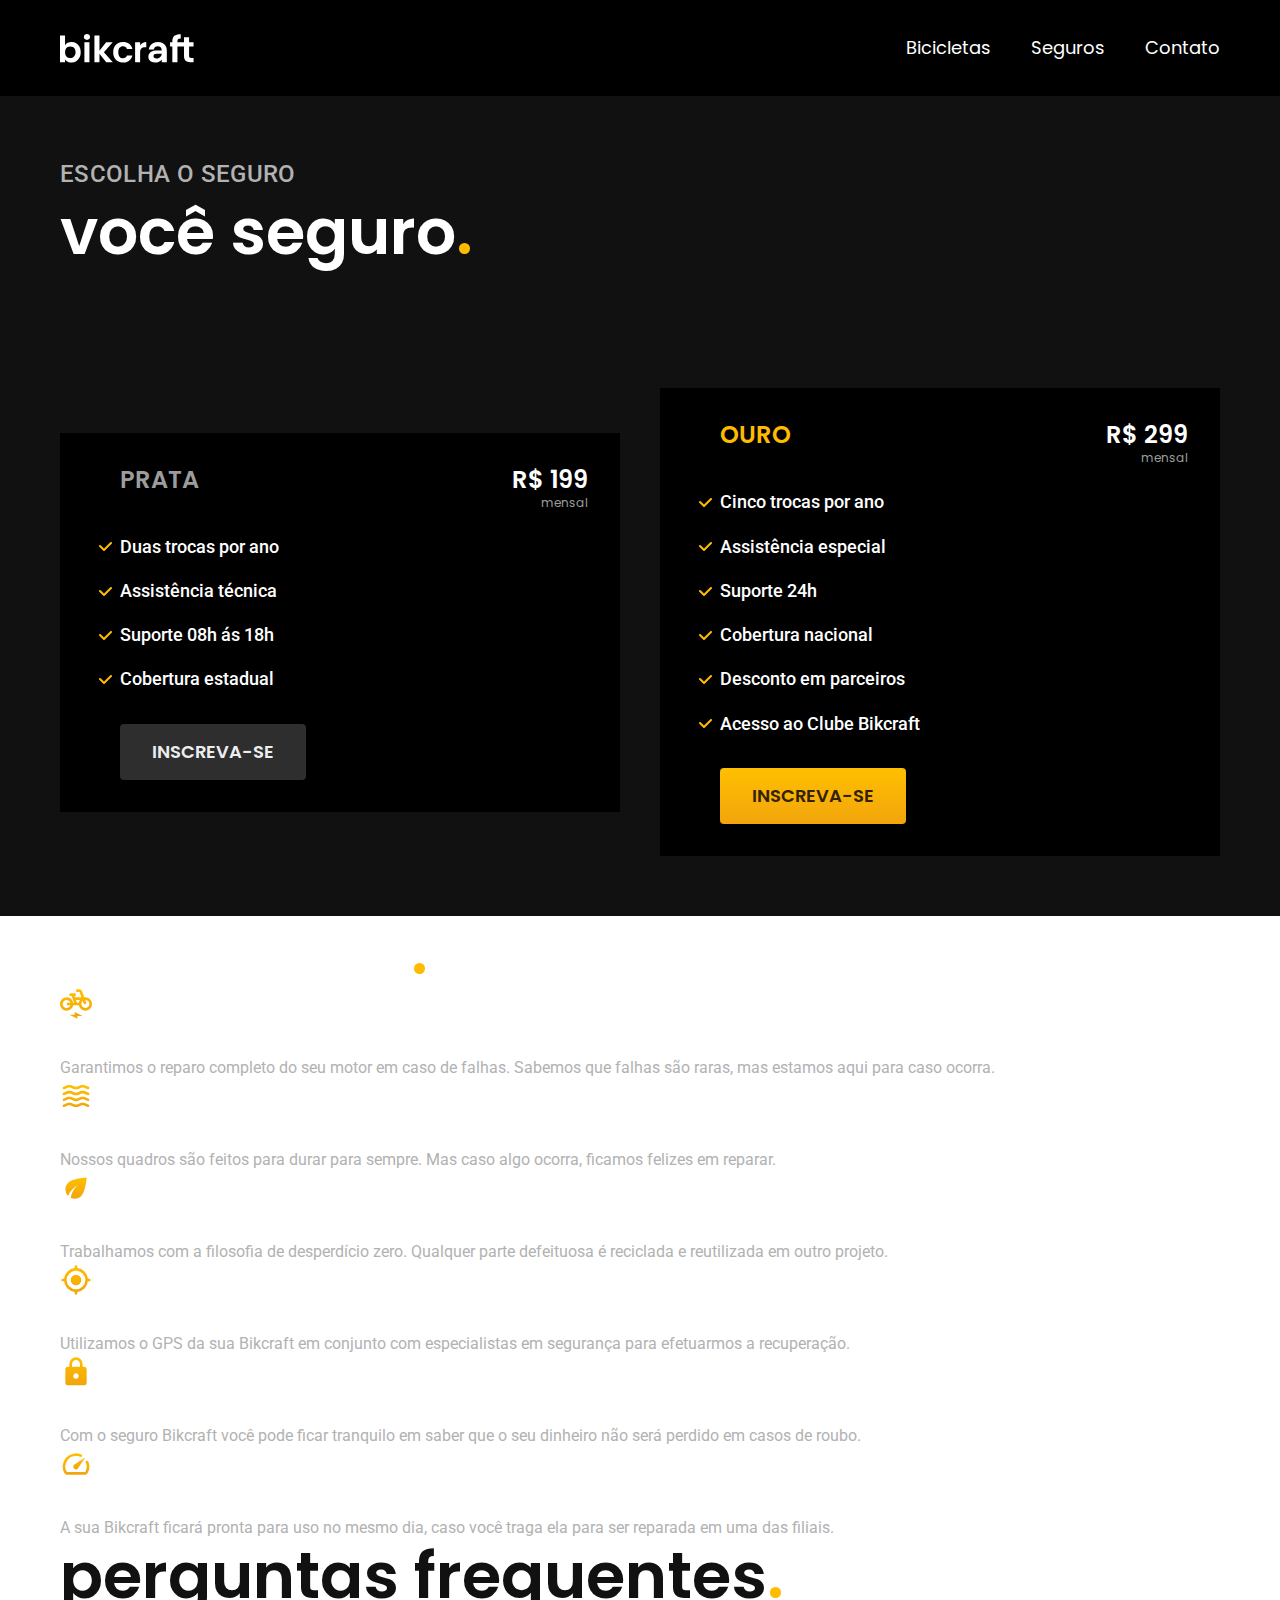
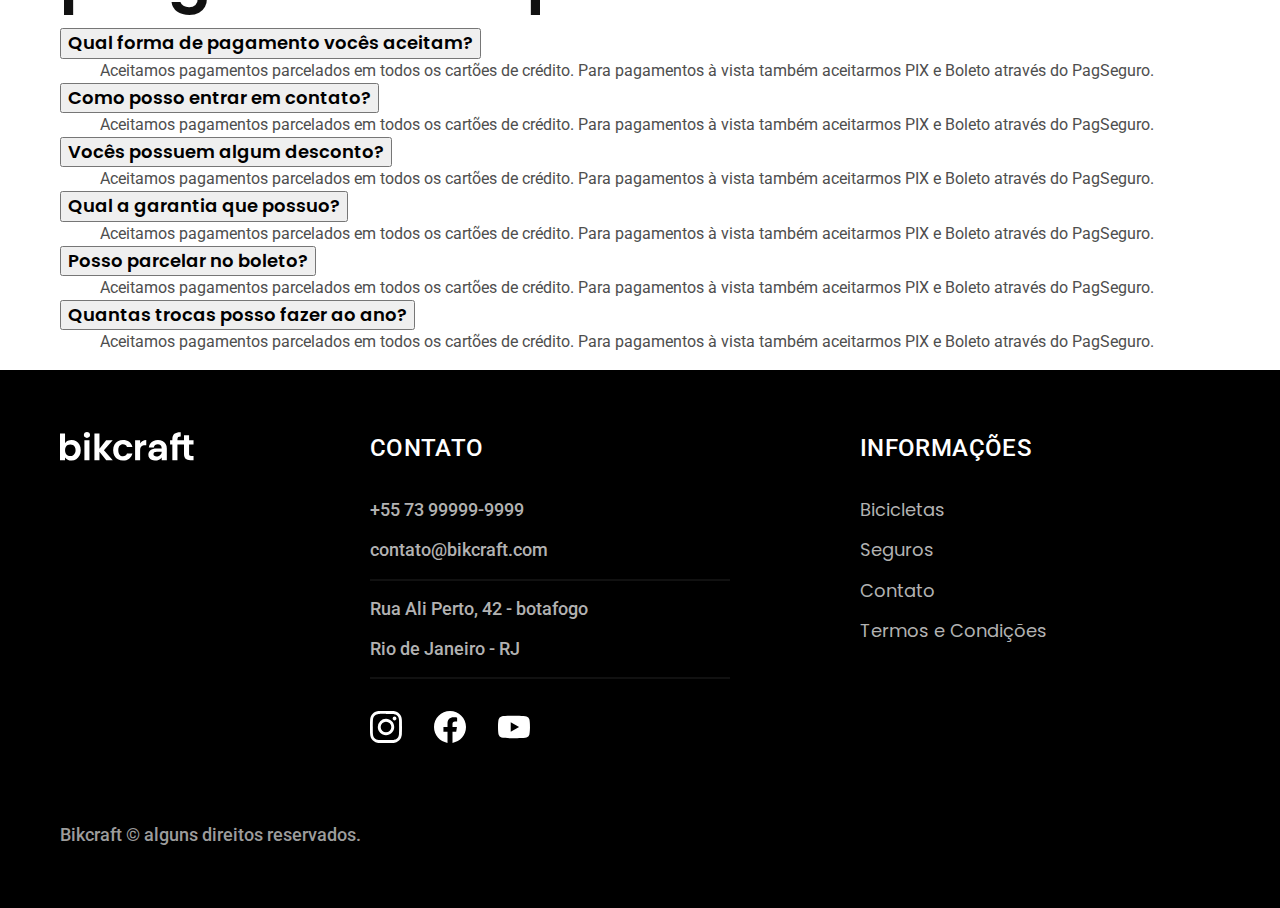
<file: seguros.html>
<!DOCTYPE html>
<html lang="en">

<head>
  <meta charset="UTF-8">
  <meta name="viewport" content="width=device-width, initial-scale=1.0">
  <title>Seguros | Bikcraft</title>
  <meta name="description" content="Termos e Condições.">

  <link rel="icon" href="./favicon.svg" type="image/svj+xml">
  <link rel="preload" href="./css/style.css" as="style">
  <link rel="stylesheet" href="./css/style.css">
  <script>document.documentElement.classList.add('js');</script>

  <link rel="preconnect" href="https://fonts.googleapis.com">
  <link rel="preconnect" href="https://fonts.gstatic.com" crossorigin>
  <link href="https://fonts.googleapis.com/css2?family=Merriweather:ital,opsz,wght@1,18..144,900&family=Poppins:wght@400;600&family=Roboto:wght@100..900&display=swap" rel="stylesheet">
</head>

<body id="seguros">

  <header class="header-bg">
    <div class="header container">
      <a href="./">
        <img src="./img/bikcraft.svg" width="136" height="32" alt="Bikcraft">
      </a>
      <nav aria-label="primaria">
        <ul class="header-menu font-1-m cor-0">
          <li><a href="./bicicletas.html">Bicicletas</a></li>
          <li><a href="./seguros.html">Seguros</a></li>
          <li><a href="./contato.html">Contato</a></li>
        </ul>
      </nav>
    </div>
  </header>

  <main class="seguros-bg">
    <div class="titulo-bg">
      <div class="titulo container">
        <p class="font-2-l-b cor-5">Escolha o seguro</p>
        <h1 class="font-1-xxl cor-0">você seguro<span class="cor-p1">.</span></h1>
      </div>
    </div>

    <div class="seguros container">
      <div class="seguros-item fadeInLeft" data-anime="200">
        <h3 class="font-1-xl cor-6">PRATA</h3>
        <span class="font-1-xl cor-0">R$ 199 <span class="font-1-xs cor-6">mensal</span></span>
        <ul class="font-2-m cor-0">
          <li>Duas trocas por ano</li>
          <li>Assistência técnica</li>
          <li>Suporte 08h ás 18h</li>
          <li>Cobertura estadual</li>
          </li>
        </ul>
        <a class="botao secundario" href="./orcamento.html?tipo=seguro&produto=prata">Inscreva-se</a>
      </div>

      <div class="seguros-item fadeInRight" data-anime="400">
        <h3 class="font-1-xl cor-p1">OURO</h3>
        <span class="font-1-xl cor-0">R$ 299 <span class="font-1-xs cor-6">mensal</span></span>
        <ul class="font-2-m cor-0">
          <li>Cinco trocas por ano</li>
          <li>Assistência especial </li>
          <li>Suporte 24h</li>
          <li>Cobertura nacional</li>
          <li>Desconto em parceiros</li>
          <li>Acesso ao Clube Bikcraft</li>
          </li>
        </ul>
        <a class="botao" href="./orcamento.html?tipo=seguro&produto=ouro">Inscreva-se</a>
      </div>
    </div>

  </main>

  <article class="vantagens-bg">
    <div class="vantagens container">
      <h2 class="font-1-xxl cor-0">vantagens<span class="cor-p1">.</span></h2>
      <ul>
        <li>
          <img src="./img/icones/eletrica.svg" width="32" height="32" alt="">
          <h3 class="font-1-l cor-0">Reparo Elétrico</h3>
          <p class="font-2-s cor-5">Garantimos o reparo completo do seu motor em caso de falhas. Sabemos que falhas são raras, mas estamos aqui para caso ocorra.</p>
        </li>
        <li>
          <img src="./img/icones/carbono.svg" width="32" height="32" alt="">
          <h3 class="font-1-l cor-0">Carbono</h3>
          <p class="font-2-s cor-5">Nossos quadros são feitos para durar para sempre. Mas caso algo ocorra, ficamos felizes em reparar.</p>
        </li>
        <li>
          <img src="./img/icones/sustentavel.svg" width="32" height="32" alt="">
          <h3 class="font-1-l cor-0">Sustentável</h3>
          <p class="font-2-s cor-5">Trabalhamos com a filosofia de desperdício zero. Qualquer parte defeituosa é reciclada e reutilizada em outro projeto.</p>
        </li>
        <li>
          <img src="./img/icones/rastreador.svg" width="32" height="32" alt="">
          <h3 class="font-1-l cor-0">Rastreador</h3>
          <p class="font-2-s cor-5">Utilizamos o GPS da sua Bikcraft em conjunto com especialistas em segurança para efetuarmos a recuperação.</p>
        </li>
        <li>
          <img src="./img/icones/seguro.svg" width="32" height="32" alt="">
          <h3 class="font-1-l cor-0">Segurança</h3>
          <p class="font-2-s cor-5">Com o seguro Bikcraft você pode ficar tranquilo em saber que o seu dinheiro não será perdido em casos de roubo.
          </p>
        </li>
        <li>
          <img src="./img/icones/velocidade.svg" width="32" height="32" alt="">
          <h3 class="font-1-l cor-0">Rapidez</h3>
          <p class="font-2-s cor-5">A sua Bikcraft ficará pronta para uso no mesmo dia, caso você traga ela para ser reparada em uma das filiais.</p>
        </li>
      </ul>
    </div>
  </article>

  <article class="perguntas container">
    <h2 class="font-1-xxl">perguntas frequentes<span class="cor-p1">.</span></h2>
    <dl>
      <div>
        <dt><button class="font-1-m-b" aria-controls="pergunta1" aria-expanded="true">Qual forma de pagamento vocês aceitam?</button></dt>
        <dd id="pergunta1" class="font-2-s cor-9 ativa">
          Aceitamos pagamentos parcelados em todos os cartões de crédito. Para pagamentos à vista também aceitarmos PIX e Boleto através do PagSeguro.</dd>
      </div>
      <div>
        <dt><button class="font-1-m-b" aria-controls="pergunta2" aria-expanded="false">Como posso entrar em contato?</button></dt>
        <dd id="pergunta2" class="font-2-s cor-9">
          Aceitamos pagamentos parcelados em todos os cartões de crédito. Para pagamentos à vista também aceitarmos PIX e Boleto através do PagSeguro.</dd>
      </div>
      <div>
        <dt><button class="font-1-m-b" aria-controls="pergunta3" aria-expanded="false">Vocês possuem algum desconto?</button></dt>
        <dd id="pergunta3" class="font-2-s cor-9">
          Aceitamos pagamentos parcelados em todos os cartões de crédito. Para pagamentos à vista também aceitarmos PIX e Boleto através do PagSeguro.</dd>
      </div>
      <div>
        <dt><button class="font-1-m-b" aria-controls="pergunta4" aria-expanded="false">Qual a garantia que possuo?</button></dt>
        <dd id="pergunta4" class="font-2-s cor-9">
          Aceitamos pagamentos parcelados em todos os cartões de crédito. Para pagamentos à vista também aceitarmos PIX e Boleto através do PagSeguro.</dd>
      </div>
      <div>
        <dt><button class="font-1-m-b" aria-controls="pergunta5" aria-expanded="false">Posso parcelar no boleto?</button></dt>
        <dd id="pergunta5" class="font-2-s cor-9">
          Aceitamos pagamentos parcelados em todos os cartões de crédito. Para pagamentos à vista também aceitarmos PIX e Boleto através do PagSeguro.</dd>
      </div>
      <div>
        <dt><button class="font-1-m-b" aria-controls="pergunta6" aria-expanded="false">Quantas trocas posso fazer ao ano?</button></dt>
        <dd id="pergunta6" class="font-2-s cor-9">
          Aceitamos pagamentos parcelados em todos os cartões de crédito. Para pagamentos à vista também aceitarmos PIX e Boleto através do PagSeguro.</dd>
      </div>
    </dl>
  </article>

  <footer class="footer-bg">
    <div class="footer container">
      <img src="./img/bikcraft.svg" width="136" height="32" alt="Bikcraft">
      <div class="footer-contato">
        <h3 class="font-2-l-b cor-0">Contato</h3>
        <ul class="font-2-m cor-5">
          <li><a href="tel:+5573999999999">+55 73 99999-9999</a></li>
          <li><a href="mailto:contato@bikcraft.com<">contato@bikcraft.com</a></li>
          <li>Rua Ali Perto, 42 - botafogo</li>
          <li>Rio de Janeiro - RJ</li>
        </ul>
        <div class="footer-redes">
          <a href="./">
            <img src="./img/redes/instagram.svg" width="32" height="32" alt="Instagram">
          </a>
          <a href="./">
            <img src="./img/redes/facebook.svg" width="32" height="32" alt="Facebook">
          </a>
          <a href="./">
            <img src="./img/redes/youtube.svg" width="32" height="32" alt="Youtube">
          </a>
        </div>
      </div>
      <div class="footer-informacoes">
        <h3 class="font-2-l-b cor-0">Informações</h3>
        <nav>
          <ul class="font-1-m cor-5">
            <li><a href="./bicicletas.html">Bicicletas</a></li>
            <li><a href="./seguros.html">Seguros</a></li>
            <li><a href="./contato.html">Contato</a></li>
            <li><a href="./termos.html">Termos e Condições</a></li>
          </ul>
        </nav>
      </div>
      <p class="footer-copy font-2-m cor-6">Bikcraft © alguns direitos reservados.</p>
    </div>
  </footer>
  <script src="./js/plugins/simple-anime.js"></script>
  <script src="./js/script.js"></script>
</body>

</html>
</file>
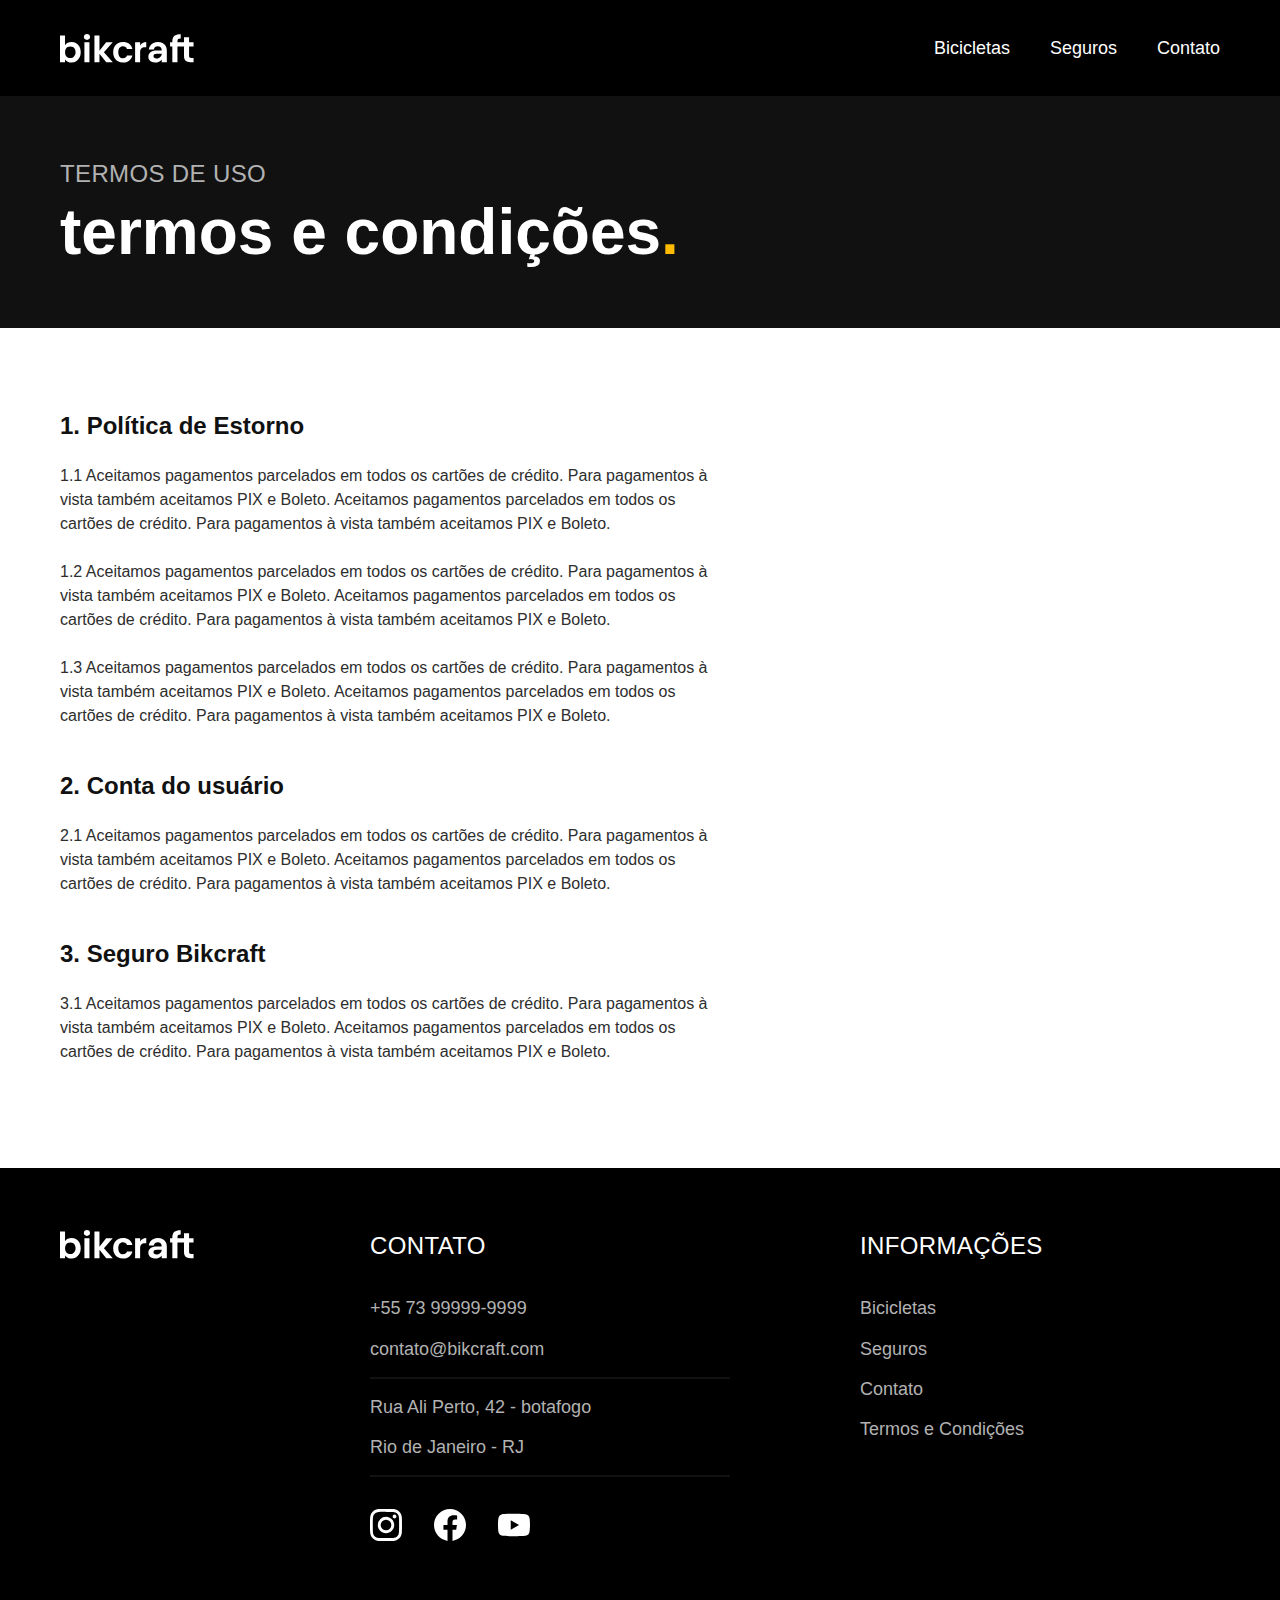
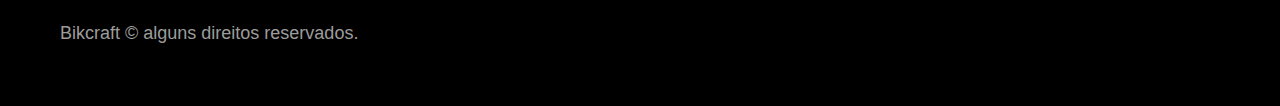
<file: termos.html>
<!DOCTYPE html>
<html lang="en">

<head>
  <meta charset="UTF-8">
  <meta name="viewport" content="width=device-width, initial-scale=1.0">
  <title>Termos e Condições | Bikcraft</title>
  <meta name="description" content="Termos e Condições.">

  <link rel="stylesheet" href="./css/style.css">

</head>

<body id="termos">

  <header class="header-bg">
    <div class="header container">
      <a href="./">
        <img src="./img/bikcraft.svg" alt="Bikcraft">
      </a>
      <nav aria-label="primaria">
        <ul class="header-menu font-1-m cor-0">
          <li><a href="./bicicletas.html">Bicicletas</a></li>
          <li><a href="./seguros.html">Seguros</a></li>
          <li><a href="./contato.html">Contato</a></li>
        </ul>
      </nav>
    </div>
  </header>

  <main>
    <div class="titulo-bg">
      <div class="titulo container">
        <p class="font-2-l-b cor-5">Termos de uso</p>
        <h1 class="font-1-xxl cor-0">termos e condições<span class="cor-p1">.</span></h1>
      </div>
    </div>

    <div class="termos font-2-s cor-10 container">
      <h2 class="font-1-l cor-11">1. Política de Estorno</h2>
      <p>1.1 Aceitamos pagamentos parcelados em todos os cartões de crédito. Para pagamentos à vista também aceitamos PIX e Boleto. Aceitamos pagamentos parcelados em todos os cartões de crédito. Para pagamentos à vista também aceitamos PIX e Boleto.</p>

      <p>1.2 Aceitamos pagamentos parcelados em todos os cartões de crédito. Para pagamentos à vista também aceitamos PIX e Boleto. Aceitamos pagamentos parcelados em todos os cartões de crédito. Para pagamentos à vista também aceitamos PIX e Boleto.</p>

      <p>1.3 Aceitamos pagamentos parcelados em todos os cartões de crédito. Para pagamentos à vista também aceitamos PIX e Boleto. Aceitamos pagamentos parcelados em todos os cartões de crédito. Para pagamentos à vista também aceitamos PIX e Boleto.</p>
      <h2 class="font-1-l cor-11">2. Conta do usuário</h2>
      <p>2.1 Aceitamos pagamentos parcelados em todos os cartões de crédito. Para pagamentos à vista também aceitamos PIX e Boleto. Aceitamos pagamentos parcelados em todos os cartões de crédito. Para pagamentos à vista também aceitamos PIX e Boleto.</p>
      <h2 class="font-1-l cor-11">3. Seguro Bikcraft</h2>
      <p>3.1 Aceitamos pagamentos parcelados em todos os cartões de crédito. Para pagamentos à vista também aceitamos PIX e Boleto. Aceitamos pagamentos parcelados em todos os cartões de crédito. Para pagamentos à vista também aceitamos PIX e Boleto.</p>
    </div>
  </main>

  <footer class="footer-bg">
    <div class="footer container">
      <img src="./img/bikcraft.svg" alt="Bikcraft">
      <div class="footer-contato">
        <h3 class="font-2-l-b cor-0">Contato</h3>
        <ul class="font-2-m cor-5">
          <li><a href="tel:+5573999999999">+55 73 99999-9999</a></li>
          <li><a href="mailto:contato@bikcraft.com<">contato@bikcraft.com</a></li>
          <li>Rua Ali Perto, 42 - botafogo</li>
          <li>Rio de Janeiro - RJ</li>
        </ul>
        <div class="footer-redes">
          <a href="./">
            <img src="./img/redes/instagram.svg" alt="Instagram">
          </a>
          <a href="./">
            <img src="./img/redes/facebook.svg" alt="Facebook">
          </a>
          <a href="./">
            <img src="./img/redes/youtube.svg" alt="Youtube">
          </a>
        </div>
      </div>
      <div class="footer-informacoes">
        <h3 class="font-2-l-b cor-0">Informações</h3>
        <nav>
          <ul class="font-1-m cor-5">
            <li><a href="./bicicletas.html">Bicicletas</a></li>
            <li><a href="./seguros.html">Seguros</a></li>
            <li><a href="./contato.html">Contato</a></li>
            <li><a href="./termos.html">Termos e Condições</a></li>
          </ul>
        </nav>
      </div>
      <p class="footer-copy font-2-m cor-6">Bikcraft © alguns direitos reservados.</p>
    </div>
  </footer>
</body>

</html>
</file>
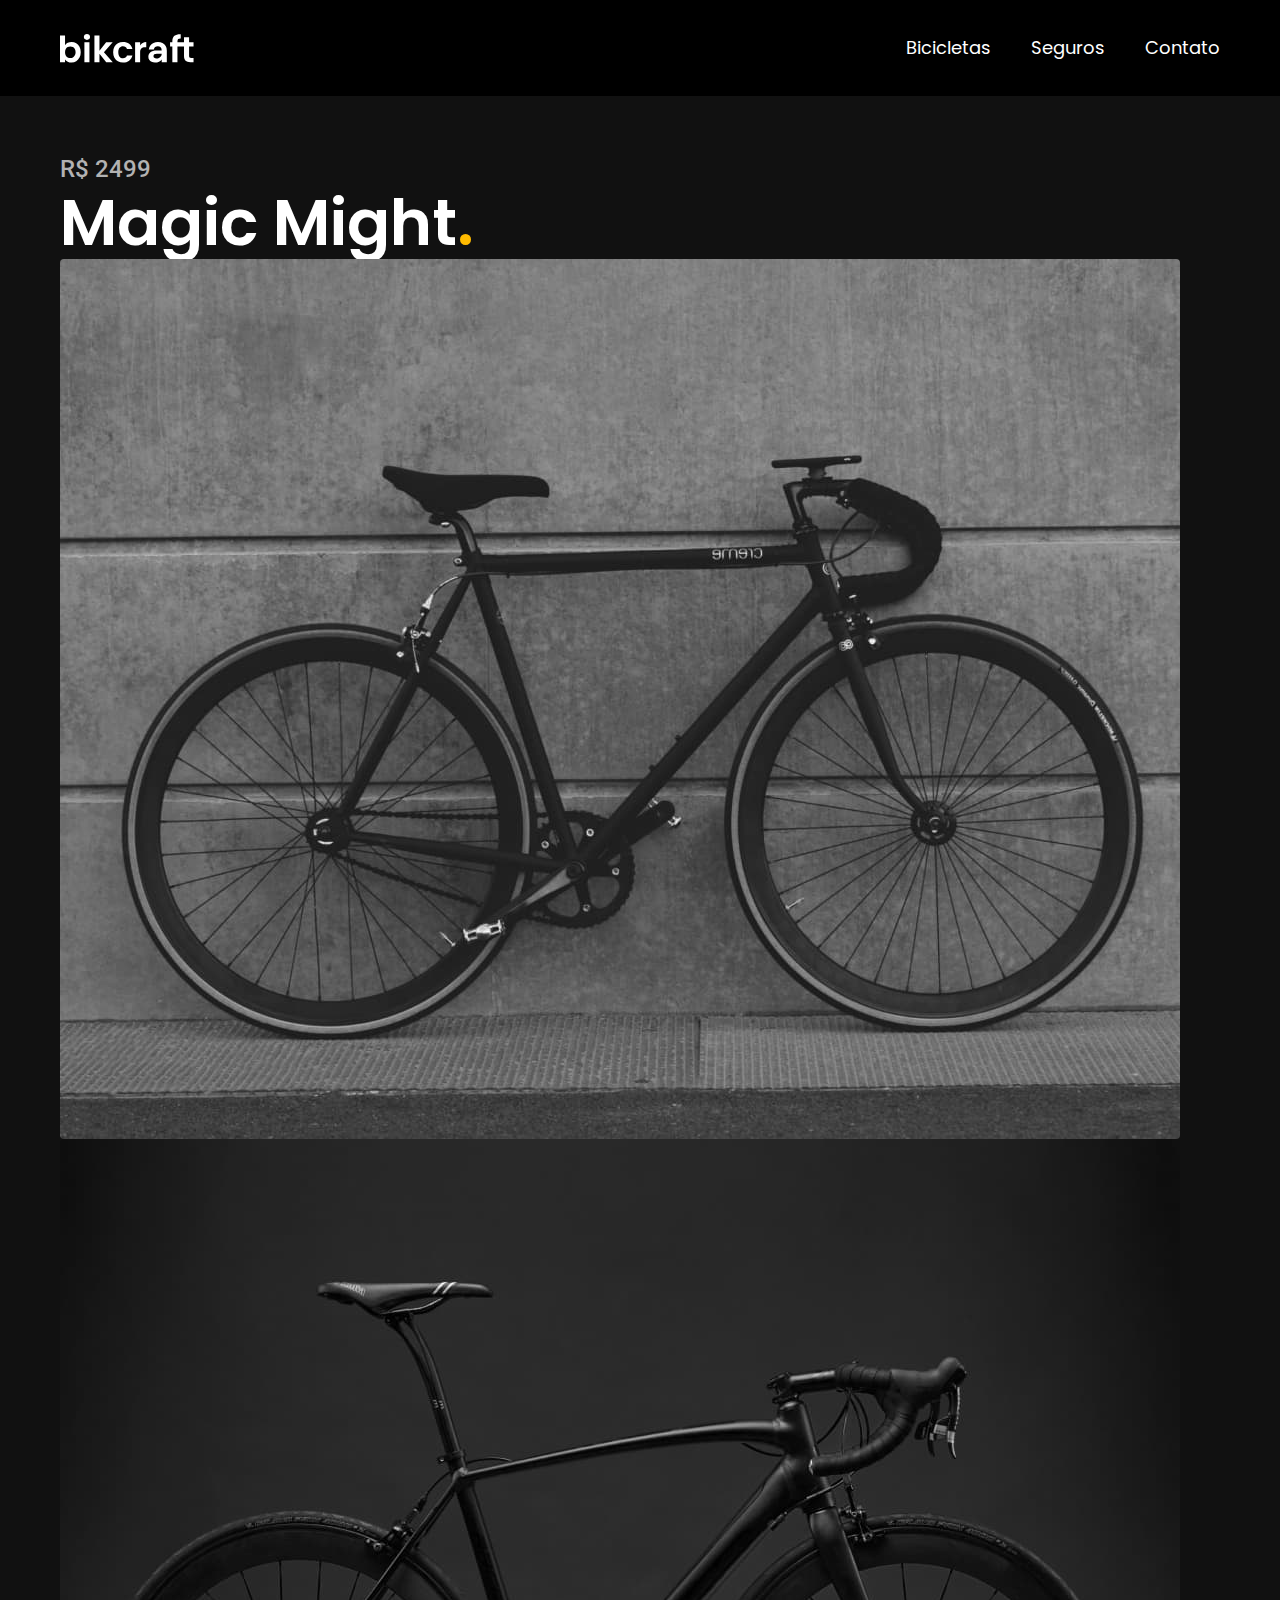
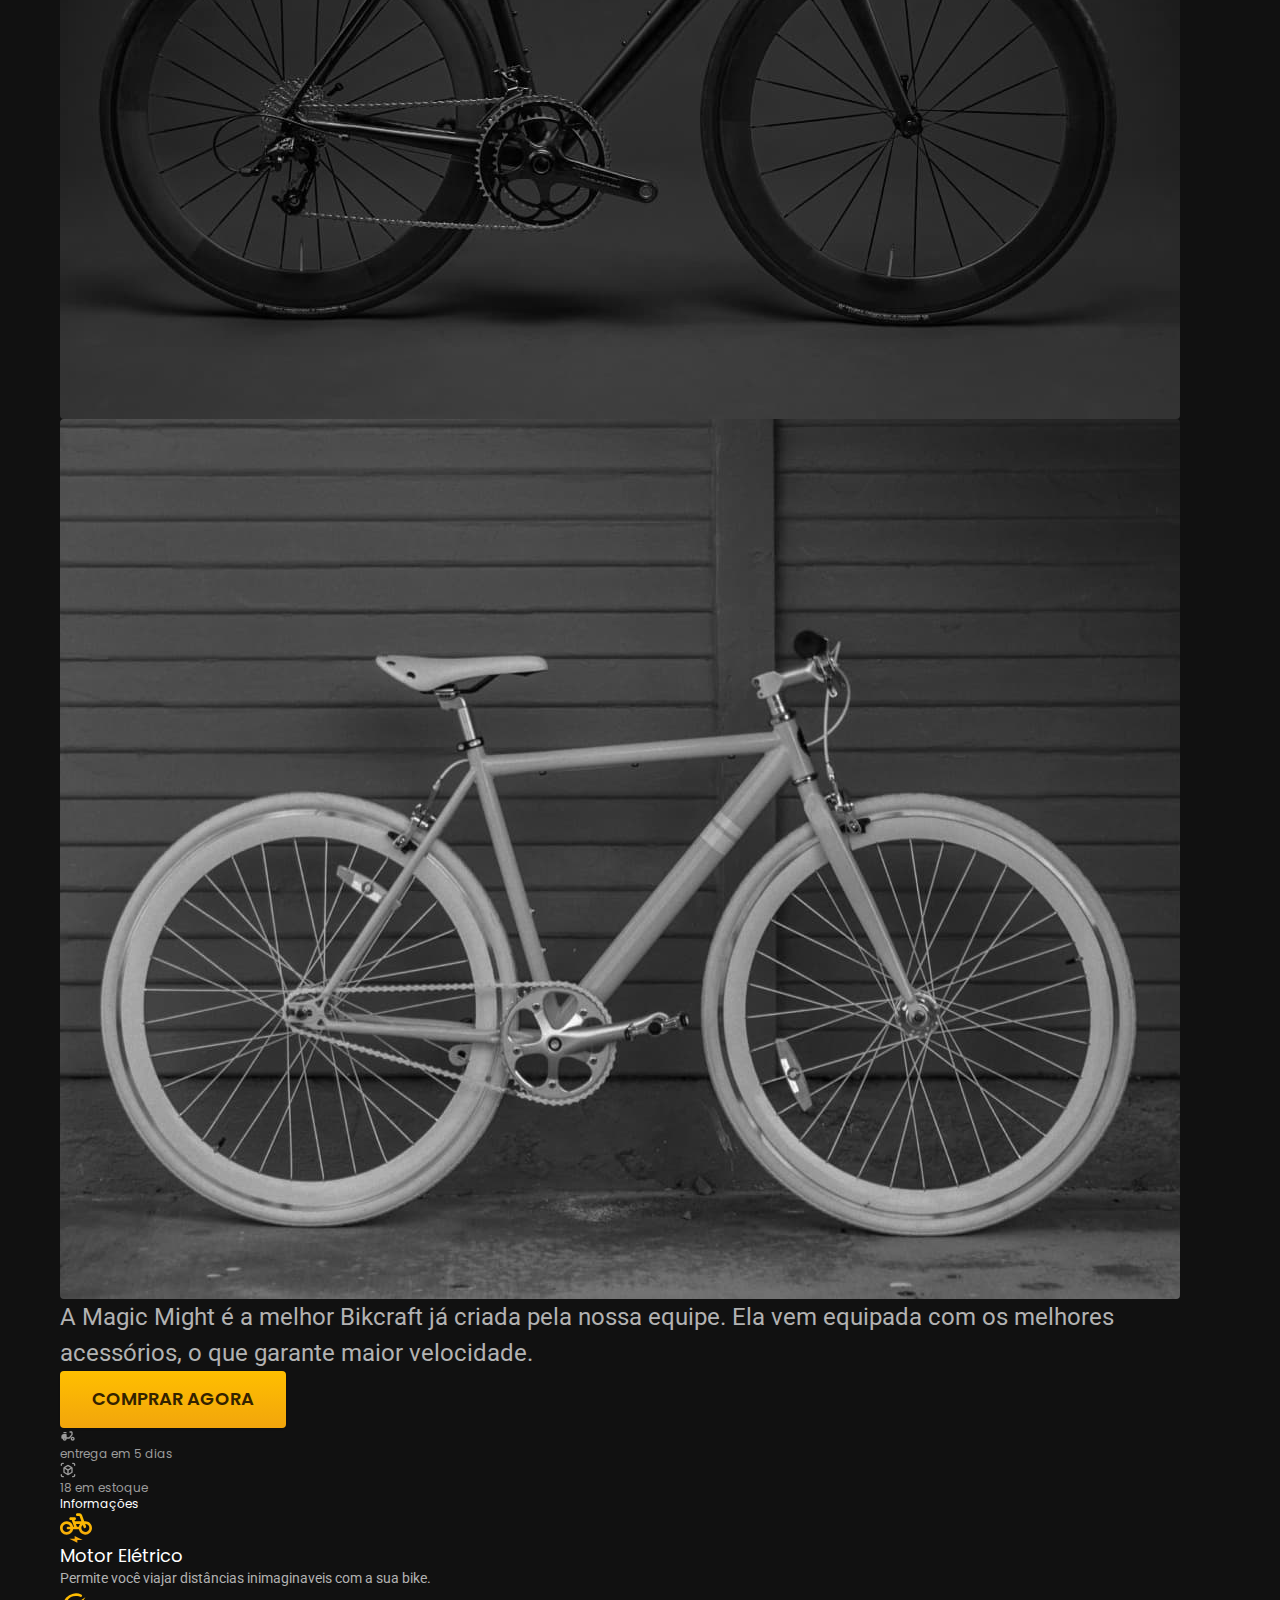
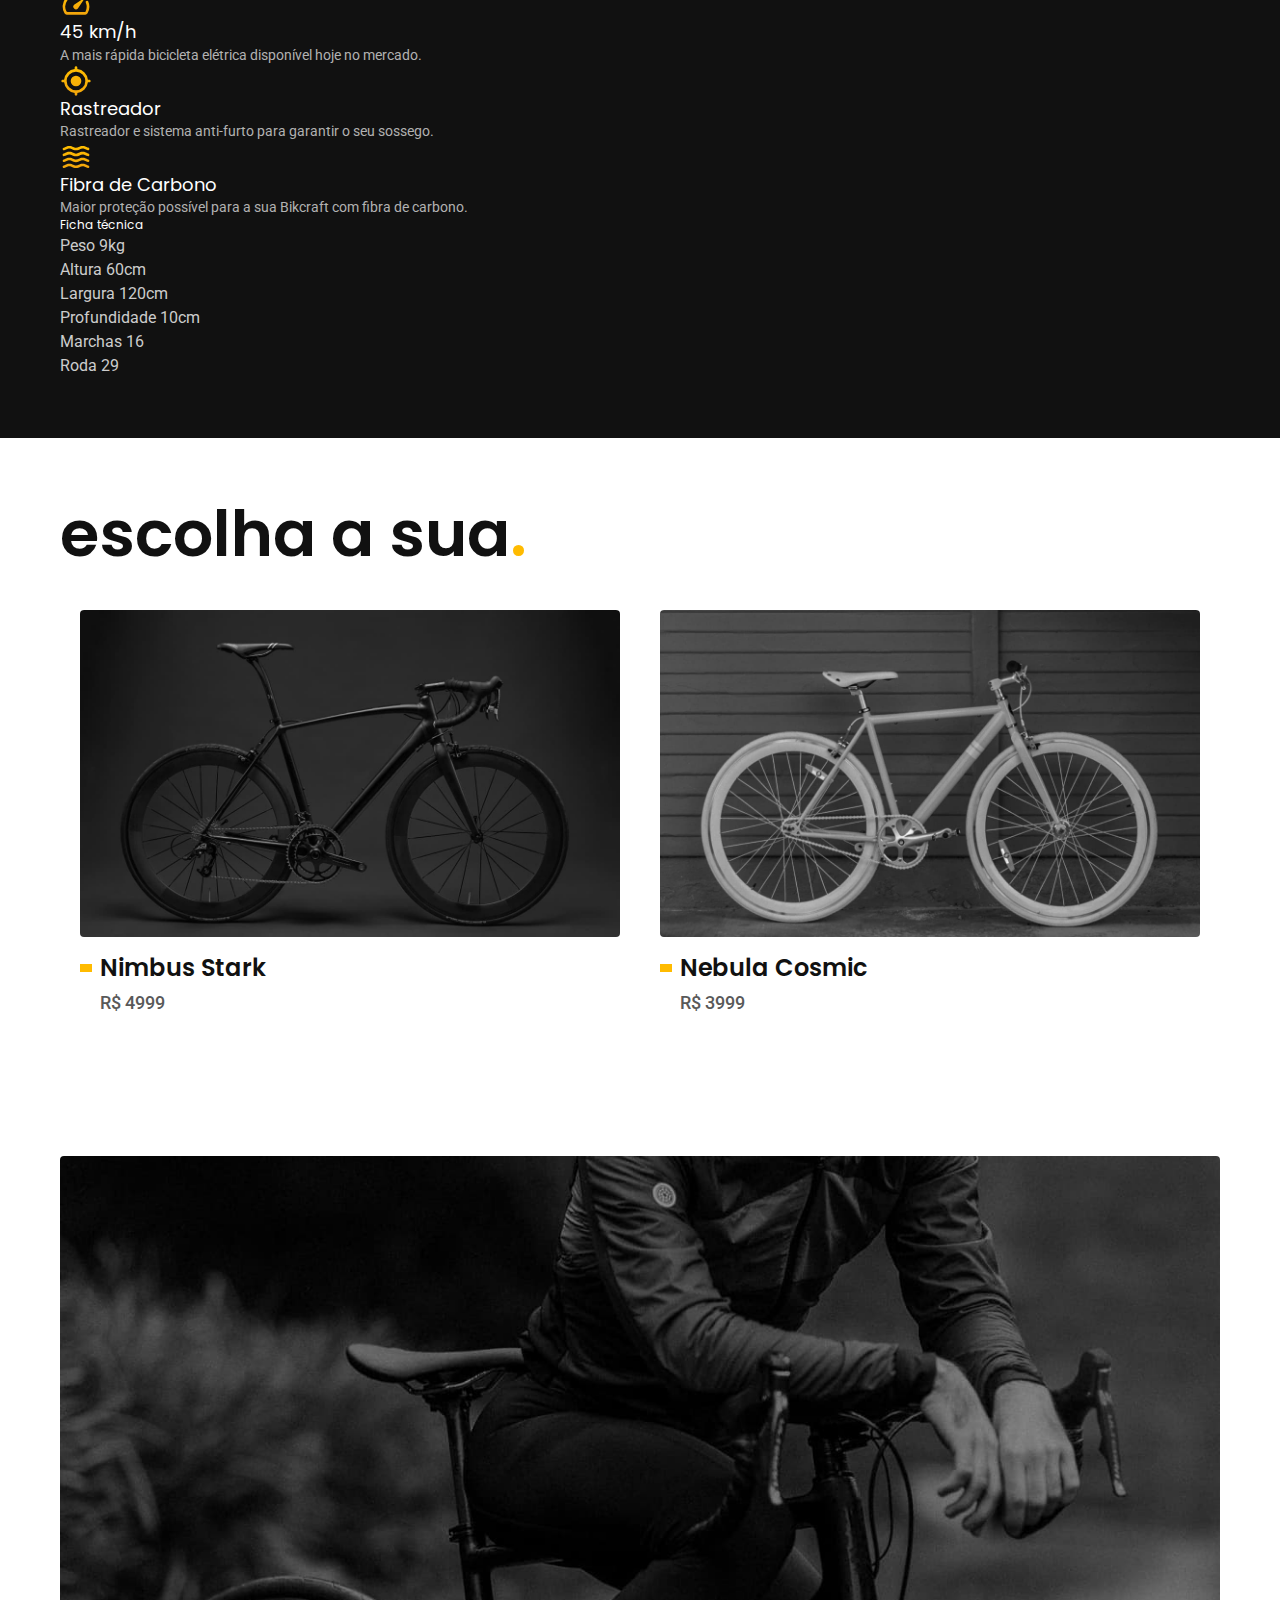
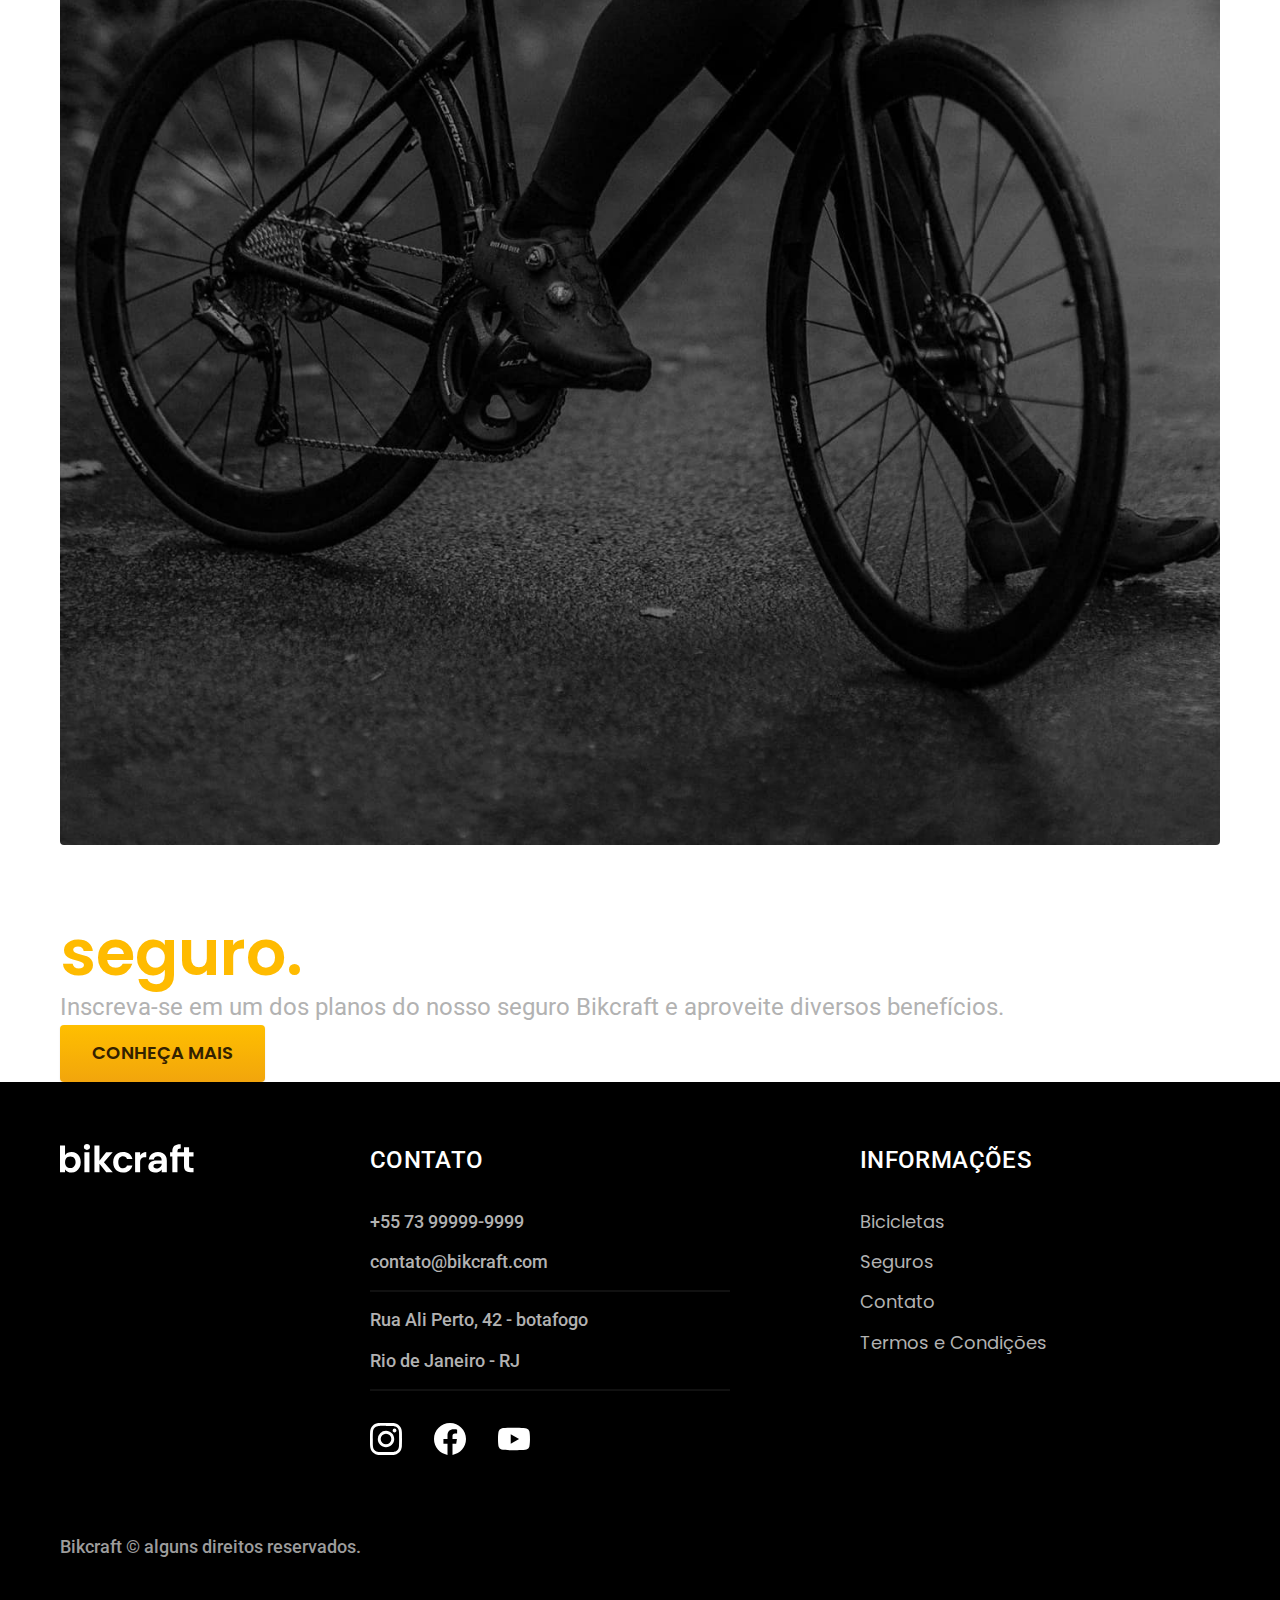
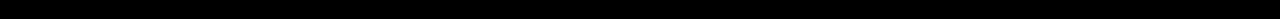
<file: bicicletas/magic.html>
<!DOCTYPE html>
<html lang="en">

<head>
  <meta charset="UTF-8">
  <meta name="viewport" content="width=device-width, initial-scale=1.0">
  <title>Magic | Bikcraft</title>
  <meta name="description" content="Termos e Condições.">

  <link rel="icon" href="../favicon.svg" type="image/svj+xml">
  <link rel="preload" href="../css/style.css" as="style">
  <link rel="stylesheet" href="../css/style.css">
  <script>document.documentElement.classList.add('js');</script>

  <link rel="preconnect" href="https://fonts.googleapis.com">
  <link rel="preconnect" href="https://fonts.gstatic.com" crossorigin>
  <link href="https://fonts.googleapis.com/css2?family=Merriweather:ital,opsz,wght@1,18..144,900&family=Poppins:wght@400;600&family=Roboto:wght@100..900&display=swap" rel="stylesheet">
</head>

<body id="bicicleta">

  <header class="header-bg">
    <div class="header container">
      <a href="../">
        <img src="../img/bikcraft.svg" alt="Bikcraft">
      </a>
      <nav aria-label="primaria">
        <ul class="header-menu font-1-m cor-0">
          <li><a href="../bicicletas.html">Bicicletas</a></li>
          <li><a href="../seguros.html">Seguros</a></li>
          <li><a href="../contato.html">Contato</a></li>
        </ul>
      </nav>
    </div>
  </header>

  <main class="titulo-bg">
    <div>
      <div class="titulo container">
        <p class="font-2-xl cor-5">R$ 2499</p>
        <h1 class="font-1-xxl cor-0">Magic Might<span class="cor-p1">.</span></h1>
      </div>
    </div>
    <div class="bicicleta container">
      <div class="bicicleta-imagens">
        <img src="../img/bicicleta/nimbus2.jpg" alt="Bicicleta 1">
        <img src="../img/bicicleta/nimbus1.jpg" alt="Bicicleta 2">
        <img src="../img/bicicleta/nimbus3.jpg" alt="Bicicleta 3">
      </div>
      <div class="bicicleta-conteudo">
        <p class="font-2-l cor-5">A Magic Might é a melhor Bikcraft já criada pela nossa equipe. Ela vem equipada com os melhores acessórios, o que garante maior velocidade.</p>
        <div class="bicicleta-comprar">
          <a class="botao" href="../orcamento.html?tipo=bikcraft&produto=magic">Comprar Agora</a>
          <span class="font-1-xs cor-6"><img src="../img/icones/entrega.svg" alt="">entrega em 5 dias</span>
          <span class="font-1-xs cor-6"><img src="../img/icones/estoque.svg" alt="">18 em estoque</span>
        </div>

        <h2 class="font-1-xs cor-0">Informações</h2>
        <ul class="bicicleta-informacoes">
          <li>
            <img src="../img/icones/eletrica.svg" alt="">
            <h3 class="font-1-m cor-0">Motor Elétrico</h3>
            <p class="font-2-xs cor-5">Permite você viajar distâncias inimaginaveis com a sua bike.</p>
          </li>
          <li>
            <img src="../img/icones/velocidade.svg" alt="">
            <h3 class="font-1-m cor-0">45 km/h</h3>
            <p class="font-2-xs cor-5">A mais rápida bicicleta elétrica disponível hoje no mercado.</p>
          </li>
          <li>
            <img src="../img/icones/rastreador.svg" alt="">
            <h3 class="font-1-m cor-0">Rastreador</h3>
            <p class="font-2-xs cor-5">Rastreador e sistema anti-furto para garantir o seu sossego.</p>
          </li>
          <li>
            <img src="../img/icones/carbono.svg" alt="">
            <h3 class="font-1-m cor-0">Fibra de Carbono</h3>
            <p class="font-2-xs cor-5">Maior proteção possível para a sua Bikcraft com fibra de carbono.</p>
          </li>
        </ul>
        <h2 class="font-1-xs cor-0">Ficha técnica</h2>
        <ul class="bicicleta-ficha font-2-s cor-4">
          <li>Peso <span>9kg</span></li>
          <li>Altura <span>60cm</span></li>
          <li>Largura <span>120cm</span></li>
          <li>Profundidade <span>10cm</span></li>
          <li>Marchas <span>16</span></li>
          <li>Roda <span>29</span></li>
        </ul>
      </div>
    </div>
  </main>

  <article class="bicicletas-lista container">

    <h2 class="font-1-xxl">escolha a sua<span class="cor-p1">.</span></h2>
    <ul>
      <li>
        <a href="./nimbus.html">
          <img src="../img/bicicletas/nimbus.jpg" alt="Bicicleta preta">
          <h3 class="font-1-xl">Nimbus Stark</h3>
          <span class="font-2-m cor-8">R$ 4999</span>
        </a>
      </li>

      <li>
        <a href="./Nebula.html">
          <img src="../img/bicicletas/nebula.jpg" alt="Bicicleta preta">
          <h3 class="font-1-xl">Nebula Cosmic</h3>
          <span class="font-2-m cor-8">R$ 3999</span>
        </a>
      </li>
    </ul>
  </article>

  <article class="seguro-bg">
    <div class="seguro container">
      <div class="seguro-imagem">
        <img src="../img/fotos/seguros.jpg" alt="Pessoa parada em cima de uma bicicleta">
      </div>
      <div class="seguro-conteudo">
        <h2 class="font-1-xxl cor-0">Pedale mais tranquilo com o nosso <span class="cor-p1">seguro.</span></h2>
        <p class="font-2-l cor-5">Inscreva-se em um dos planos do nosso seguro Bikcraft e aproveite diversos benefícios.</p>
        <a class="botao" href="../seguros.html">Conheça Mais</a>
      </div>
    </div>
  </article>

  <footer class="footer-bg">
    <div class="footer container">
      <img src="../img/bikcraft.svg" alt="Bikcraft">
      <div class="footer-contato">
        <h3 class="font-2-l-b cor-0">Contato</h3>
        <ul class="font-2-m cor-5">
          <li><a href="tel:+5573999999999">+55 73 99999-9999</a></li>
          <li><a href="mailto:contato@bikcraft.com<">contato@bikcraft.com</a></li>
          <li>Rua Ali Perto, 42 - botafogo</li>
          <li>Rio de Janeiro - RJ</li>
        </ul>
        <div class="footer-redes">
          <a href="../">
            <img src="../img/redes/instagram.svg" alt="Instagram">
          </a>
          <a href="../">
            <img src="../img/redes/facebook.svg" alt="Facebook">
          </a>
          <a href="../">
            <img src="../img/redes/youtube.svg" alt="Youtube">
          </a>
        </div>
      </div>
      <div class="footer-informacoes">
        <h3 class="font-2-l-b cor-0">Informações</h3>
        <nav>
          <ul class="font-1-m cor-5">
            <li><a href="../bicicletas.html">Bicicletas</a></li>
            <li><a href="../seguros.html">Seguros</a></li>
            <li><a href="../contato.html">Contato</a></li>
            <li><a href="../termos.html">Termos e Condições</a></li>
          </ul>
        </nav>
      </div>
      <p class="footer-copy font-2-m cor-6">Bikcraft © alguns direitos reservados.</p>
    </div>
  </footer>
  <script src="../js/script.js"></script>
</body>

</html>
</file>
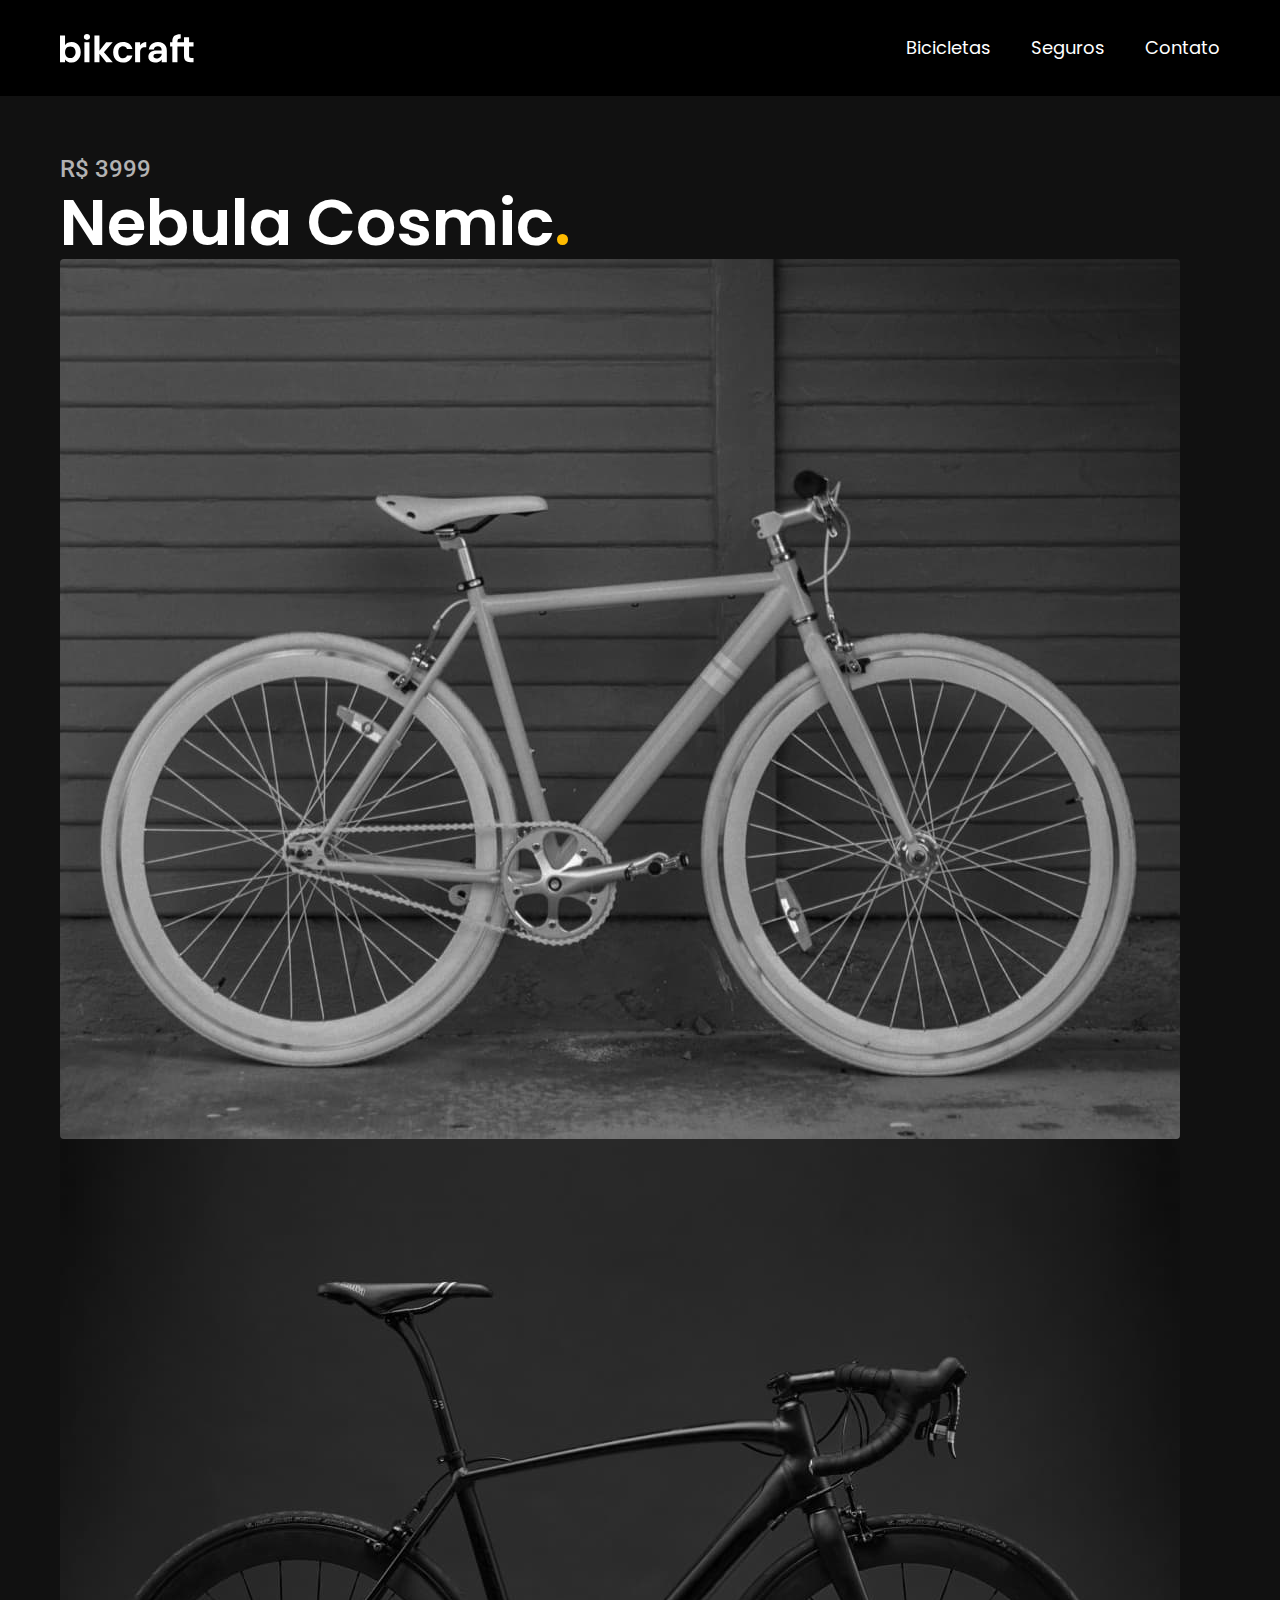
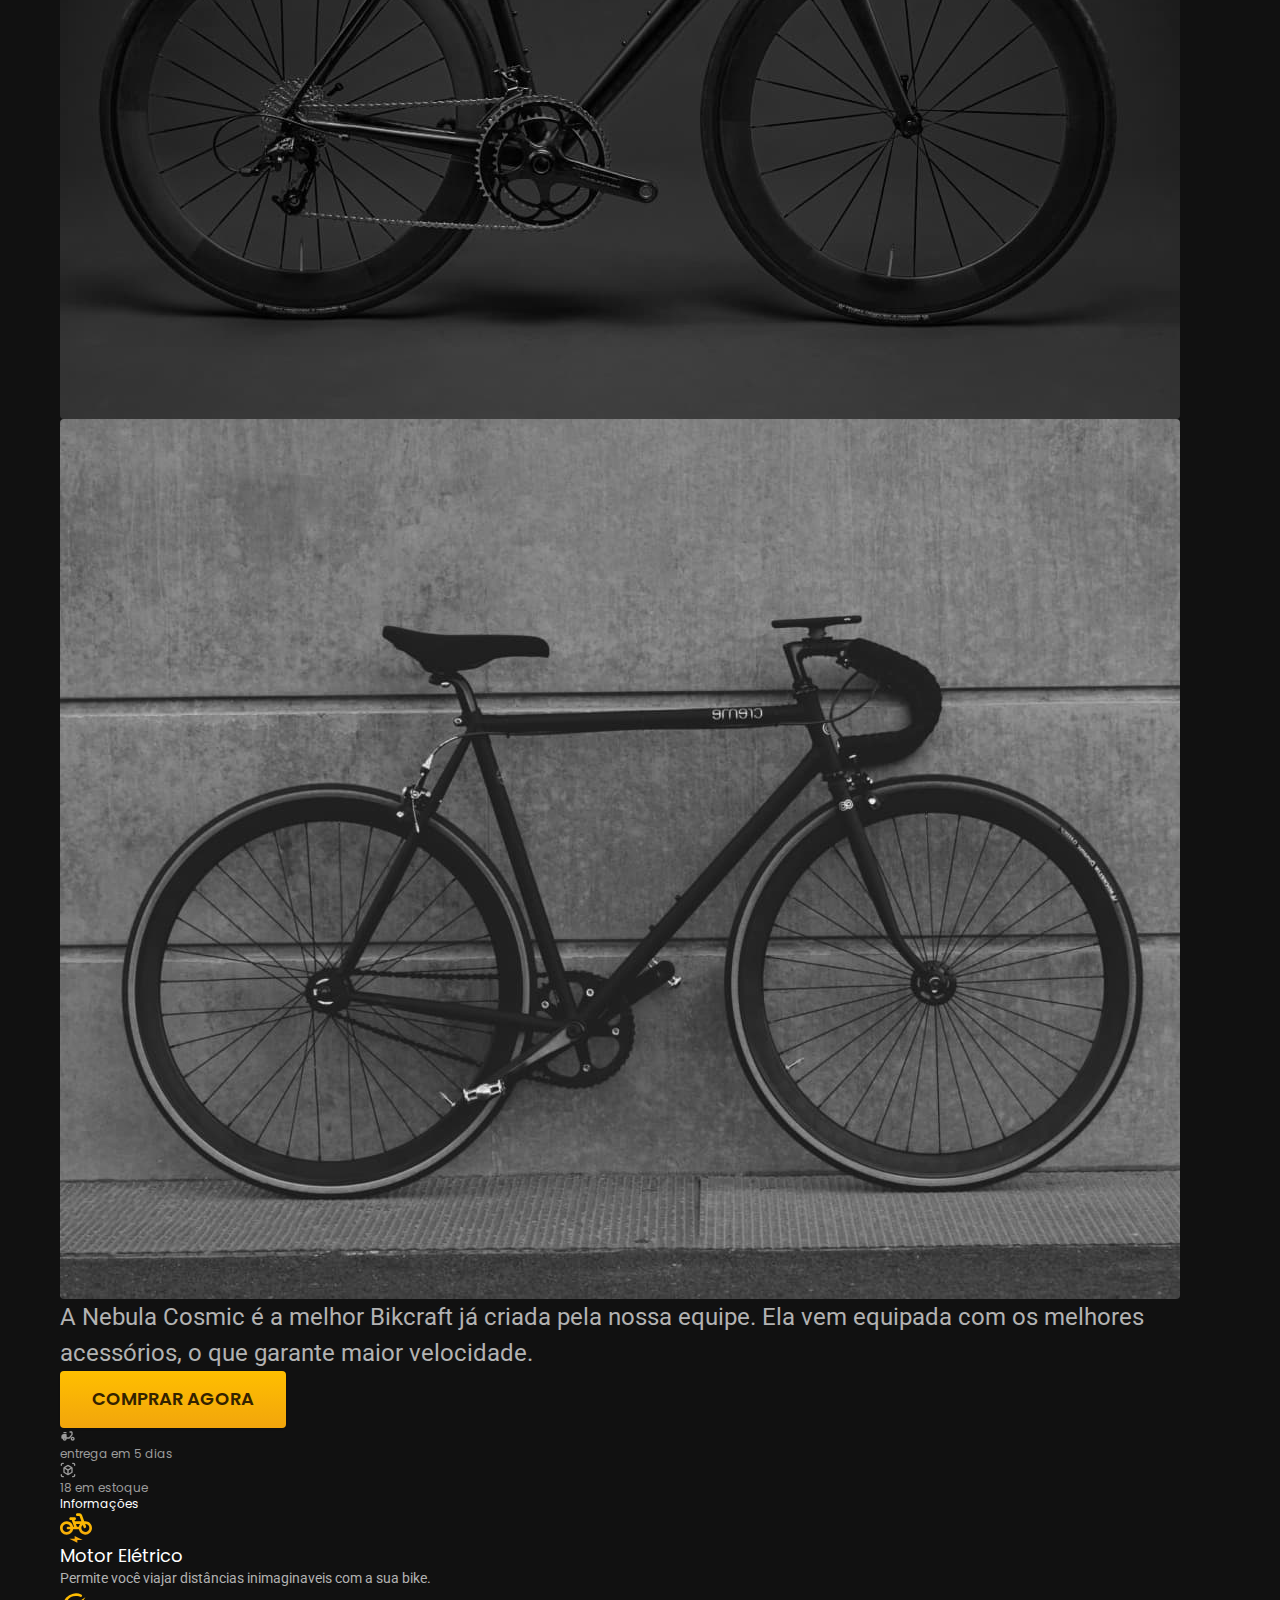
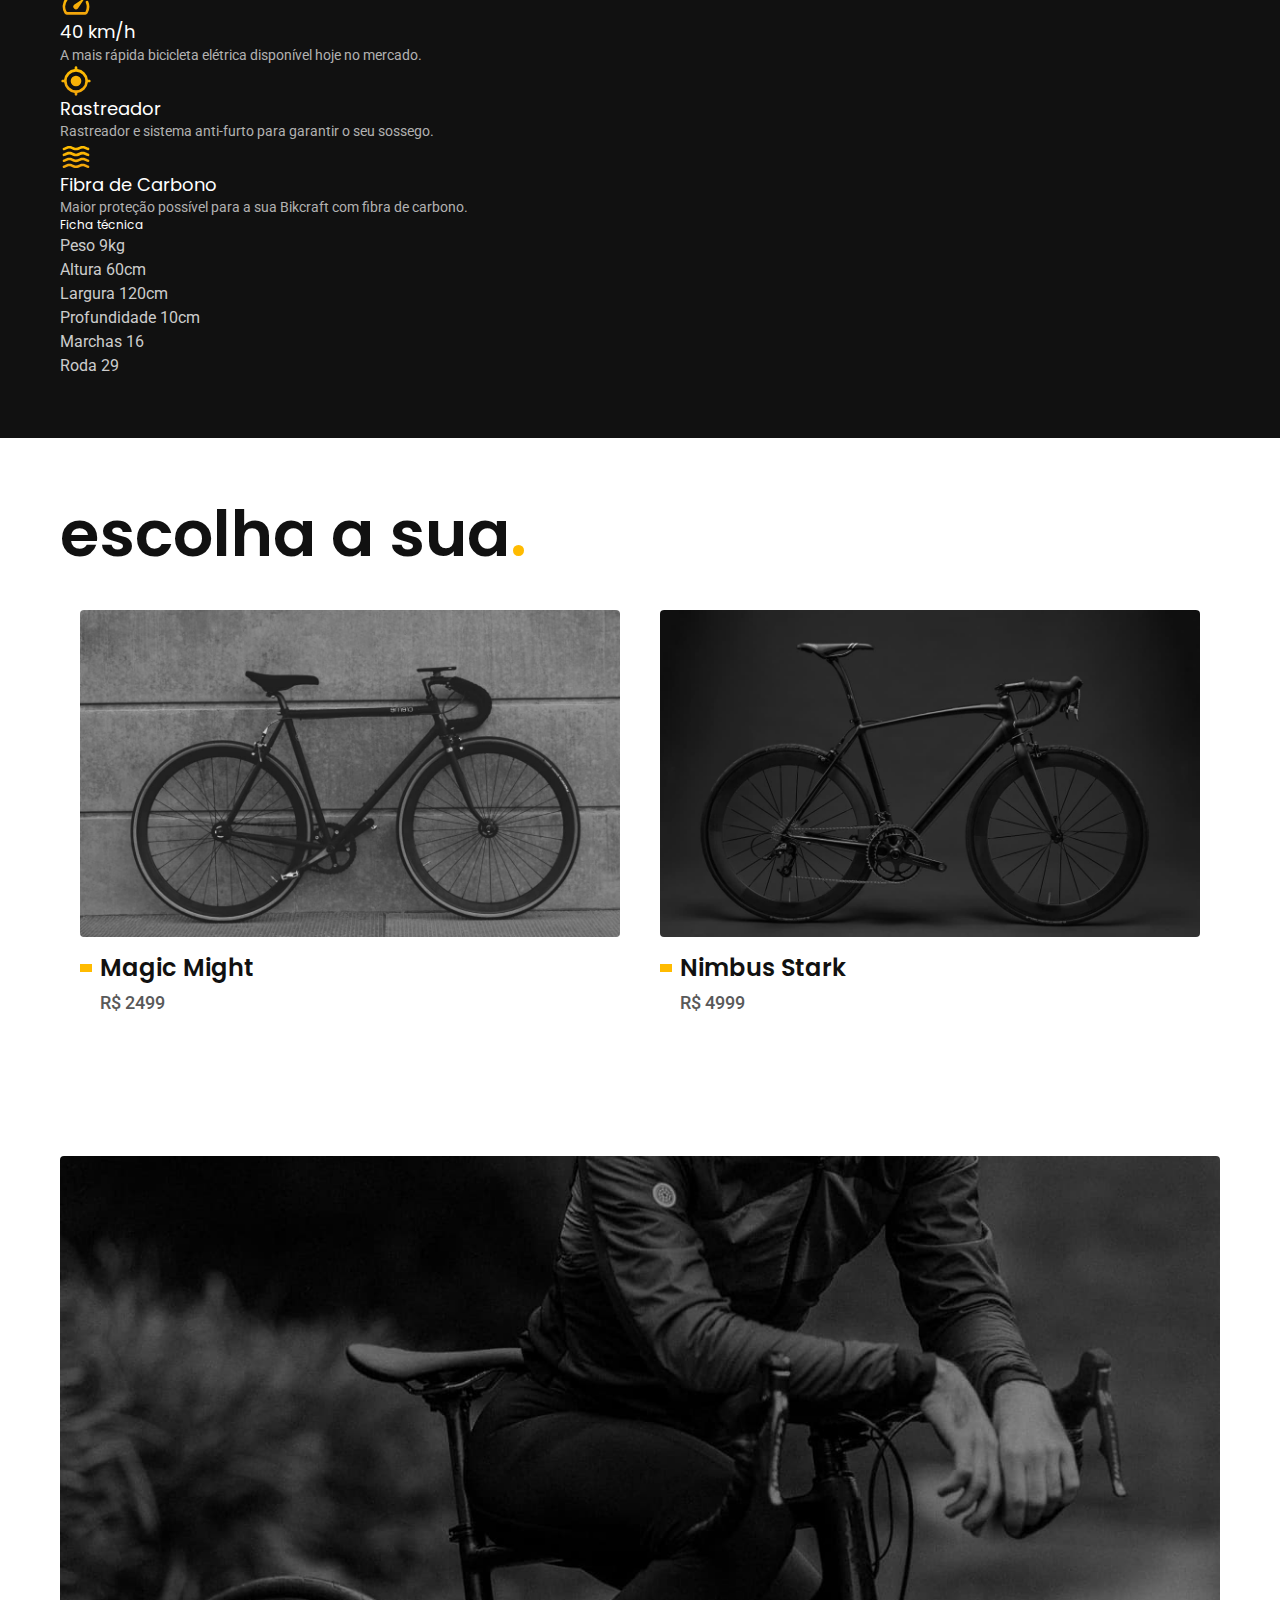
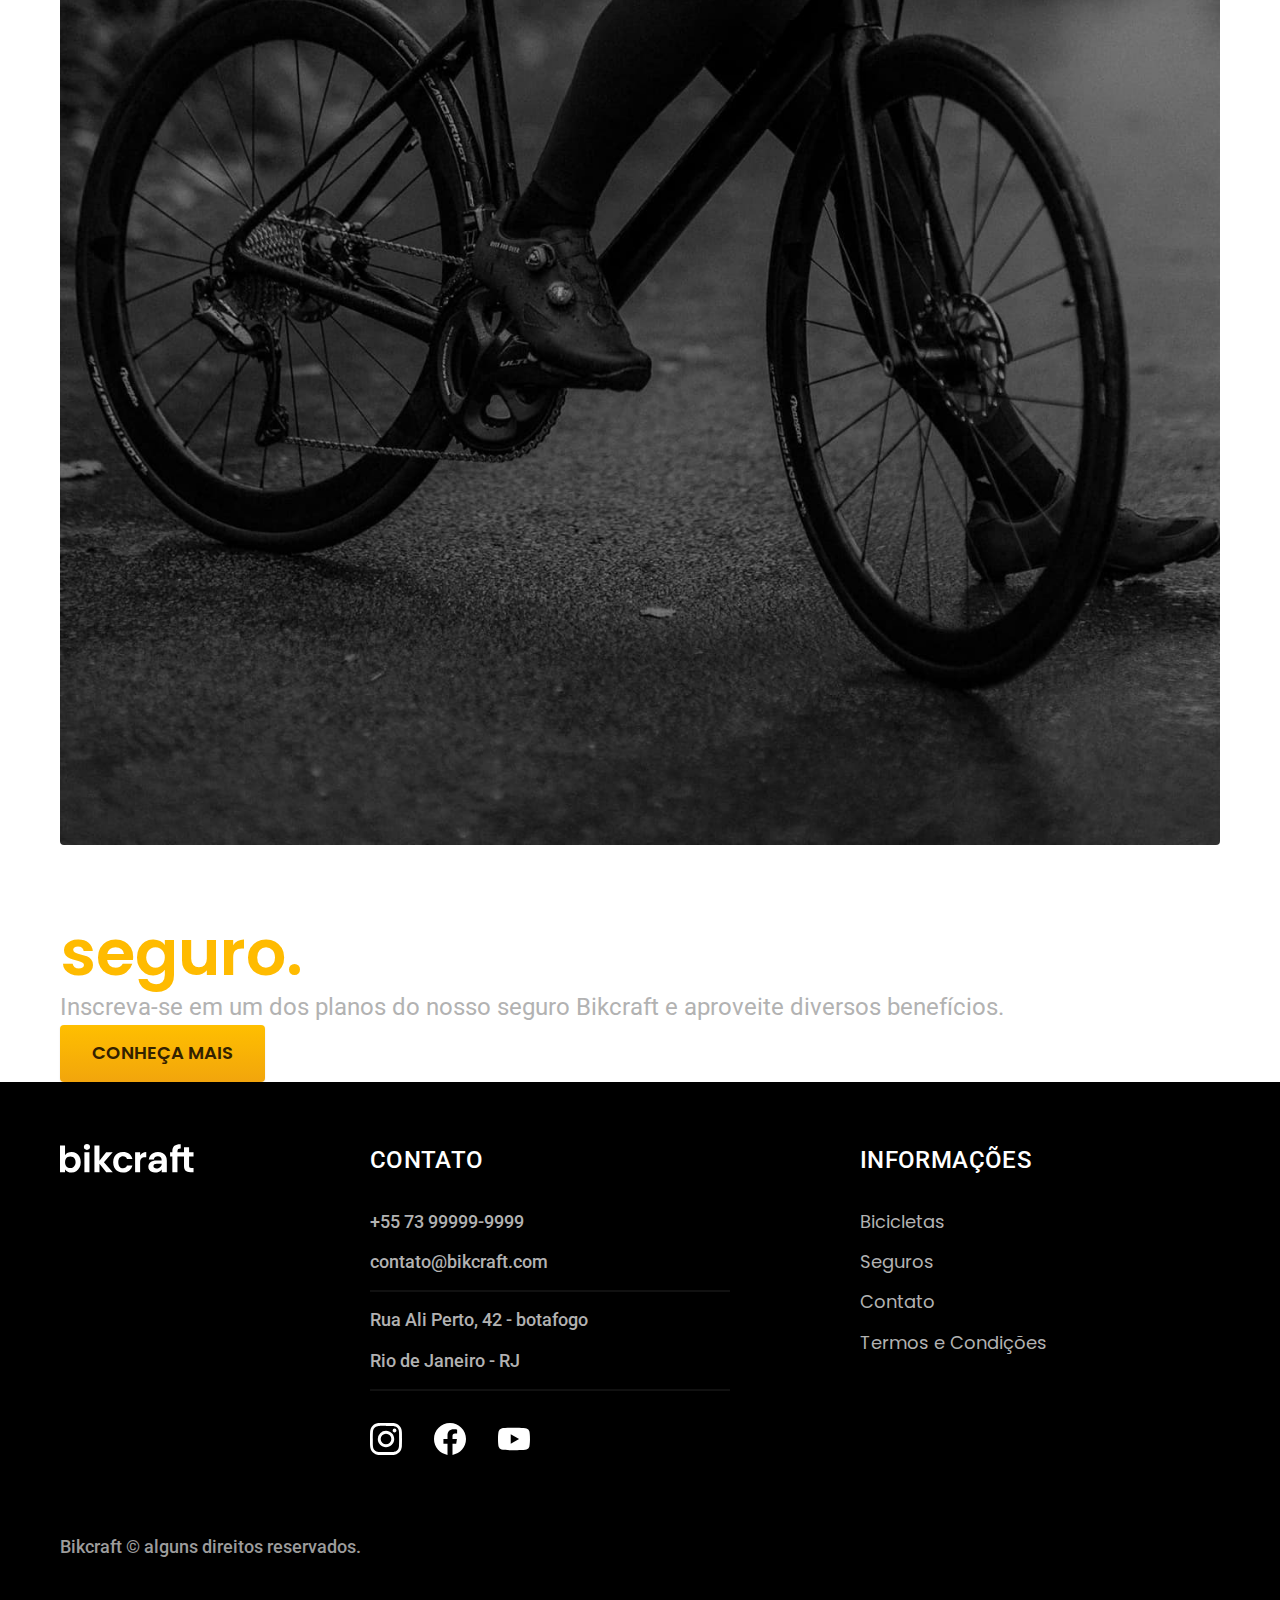
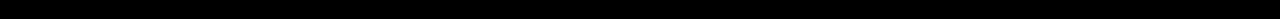
<file: bicicletas/nebula.html>
<!DOCTYPE html>
<html lang="en">

<head>
  <meta charset="UTF-8">
  <meta name="viewport" content="width=device-width, initial-scale=1.0">
  <title>Nebula | Bikcraft</title>
  <meta name="description" content="Termos e Condições.">

  <link rel="icon" href="../favicon.svg" type="image/svj+xml">
  <link rel="preload" href="../css/style.css" as="style">
  <link rel="stylesheet" href="../css/style.css">
  <script>document.documentElement.classList.add('js');</script>

  <link rel="preconnect" href="https://fonts.googleapis.com">
  <link rel="preconnect" href="https://fonts.gstatic.com" crossorigin>
  <link href="https://fonts.googleapis.com/css2?family=Merriweather:ital,opsz,wght@1,18..144,900&family=Poppins:wght@400;600&family=Roboto:wght@100..900&display=swap" rel="stylesheet">
</head>

<body id="bicicleta">

  <header class="header-bg">
    <div class="header container">
      <a href="../">
        <img src="../img/bikcraft.svg" alt="Bikcraft">
      </a>
      <nav aria-label="primaria">
        <ul class="header-menu font-1-m cor-0">
          <li><a href="../bicicletas.html">Bicicletas</a></li>
          <li><a href="../seguros.html">Seguros</a></li>
          <li><a href="../contato.html">Contato</a></li>
        </ul>
      </nav>
    </div>
  </header>

  <main class="titulo-bg">
    <div>
      <div class="titulo container">
        <p class="font-2-xl cor-5">R$ 3999</p>
        <h1 class="font-1-xxl cor-0">Nebula Cosmic<span class="cor-p1">.</span></h1>
      </div>
    </div>
    <div class="bicicleta container">
      <div class="bicicleta-imagens">
        <img src="../img/bicicleta/nimbus3.jpg" alt="Bicicleta 1">
        <img src="../img/bicicleta/nimbus1.jpg" alt="Bicicleta 2">
        <img src="../img/bicicleta/nimbus2.jpg" alt="Bicicleta 3">
      </div>
      <div class="bicicleta-conteudo">
        <p class="font-2-l cor-5">A Nebula Cosmic é a melhor Bikcraft já criada pela nossa equipe. Ela vem equipada com os melhores acessórios, o que garante maior velocidade.</p>
        <div class="bicicleta-comprar">
          <a class="botao" href="../orcamento.html?tipo=bikcraft&produto=nebula">Comprar Agora</a>
          <span class="font-1-xs cor-6"><img src="../img/icones/entrega.svg" alt="">entrega em 5 dias</span>
          <span class="font-1-xs cor-6"><img src="../img/icones/estoque.svg" alt="">18 em estoque</span>
        </div>

        <h2 class="font-1-xs cor-0">Informações</h2>
        <ul class="bicicleta-informacoes">
          <li>
            <img src="../img/icones/eletrica.svg" alt="">
            <h3 class="font-1-m cor-0">Motor Elétrico</h3>
            <p class="font-2-xs cor-5">Permite você viajar distâncias inimaginaveis com a sua bike.</p>
          </li>
          <li>
            <img src="../img/icones/velocidade.svg" alt="">
            <h3 class="font-1-m cor-0">40 km/h</h3>
            <p class="font-2-xs cor-5">A mais rápida bicicleta elétrica disponível hoje no mercado.</p>
          </li>
          <li>
            <img src="../img/icones/rastreador.svg" alt="">
            <h3 class="font-1-m cor-0">Rastreador</h3>
            <p class="font-2-xs cor-5">Rastreador e sistema anti-furto para garantir o seu sossego.</p>
          </li>
          <li>
            <img src="../img/icones/carbono.svg" alt="">
            <h3 class="font-1-m cor-0">Fibra de Carbono</h3>
            <p class="font-2-xs cor-5">Maior proteção possível para a sua Bikcraft com fibra de carbono.</p>
          </li>
        </ul>
        <h2 class="font-1-xs cor-0">Ficha técnica</h2>
        <ul class="bicicleta-ficha font-2-s cor-4">
          <li>Peso <span>9kg</span></li>
          <li>Altura <span>60cm</span></li>
          <li>Largura <span>120cm</span></li>
          <li>Profundidade <span>10cm</span></li>
          <li>Marchas <span>16</span></li>
          <li>Roda <span>29</span></li>
        </ul>
      </div>
    </div>
  </main>

  <article class="bicicletas-lista container">

    <h2 class="font-1-xxl">escolha a sua<span class="cor-p1">.</span></h2>
    <ul>
      <li>
        <a href="./magic.html">
          <img src="../img/bicicletas/magic.jpg" alt="Bicicleta preta">
          <h3 class="font-1-xl">Magic Might</h3>
          <span class="font-2-m cor-8">R$ 2499</span>
        </a>
      </li>

      <li>
        <a href="./nimbus.html">
          <img src="../img/bicicletas/nimbus.jpg" alt="Bicicleta preta">
          <h3 class="font-1-xl">Nimbus Stark</h3>
          <span class="font-2-m cor-8">R$ 4999</span>
        </a>
      </li>
    </ul>
  </article>

  <article class="seguro-bg">
    <div class="seguro container">
      <div class="seguro-imagem">
        <img src="../img/fotos/seguros.jpg" alt="Pessoa parada em cima de uma bicicleta">
      </div>
      <div class="seguro-conteudo">
        <h2 class="font-1-xxl cor-0">Pedale mais tranquilo com o nosso <span class="cor-p1">seguro.</span></h2>
        <p class="font-2-l cor-5">Inscreva-se em um dos planos do nosso seguro Bikcraft e aproveite diversos benefícios.</p>
        <a class="botao" href="../seguros.html">Conheça Mais</a>
      </div>
    </div>
  </article>

  <footer class="footer-bg">
    <div class="footer container">
      <img src="../img/bikcraft.svg" alt="Bikcraft">
      <div class="footer-contato">
        <h3 class="font-2-l-b cor-0">Contato</h3>
        <ul class="font-2-m cor-5">
          <li><a href="tel:+5573999999999">+55 73 99999-9999</a></li>
          <li><a href="mailto:contato@bikcraft.com<">contato@bikcraft.com</a></li>
          <li>Rua Ali Perto, 42 - botafogo</li>
          <li>Rio de Janeiro - RJ</li>
        </ul>
        <div class="footer-redes">
          <a href="../">
            <img src="../img/redes/instagram.svg" alt="Instagram">
          </a>
          <a href="../">
            <img src="../img/redes/facebook.svg" alt="Facebook">
          </a>
          <a href="../">
            <img src="../img/redes/youtube.svg" alt="Youtube">
          </a>
        </div>
      </div>
      <div class="footer-informacoes">
        <h3 class="font-2-l-b cor-0">Informações</h3>
        <nav>
          <ul class="font-1-m cor-5">
            <li><a href="../bicicletas.html">Bicicletas</a></li>
            <li><a href="../seguros.html">Seguros</a></li>
            <li><a href="../contato.html">Contato</a></li>
            <li><a href="../termos.html">Termos e Condições</a></li>
          </ul>
        </nav>
      </div>
      <p class="footer-copy font-2-m cor-6">Bikcraft © alguns direitos reservados.</p>
    </div>
  </footer>
  <script src="../js/script.js"></script>
</body>

</html>
</file>
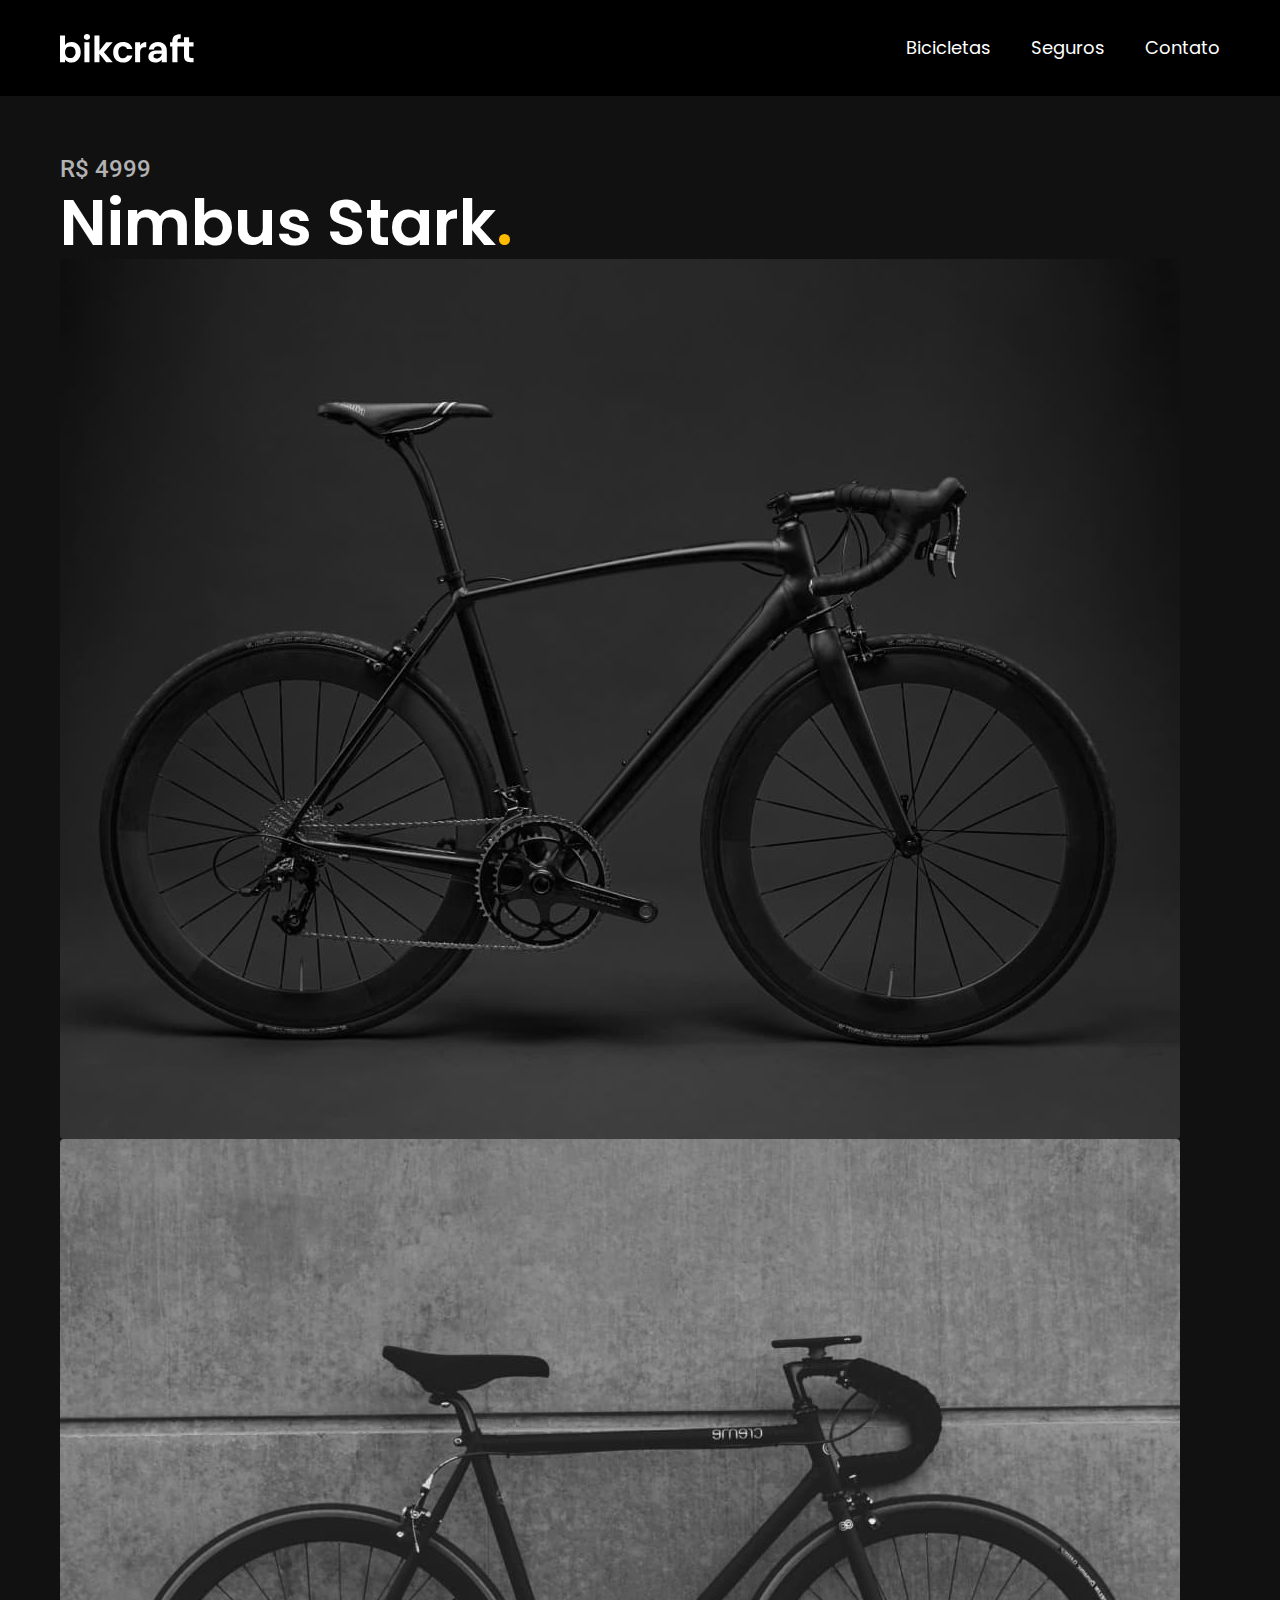
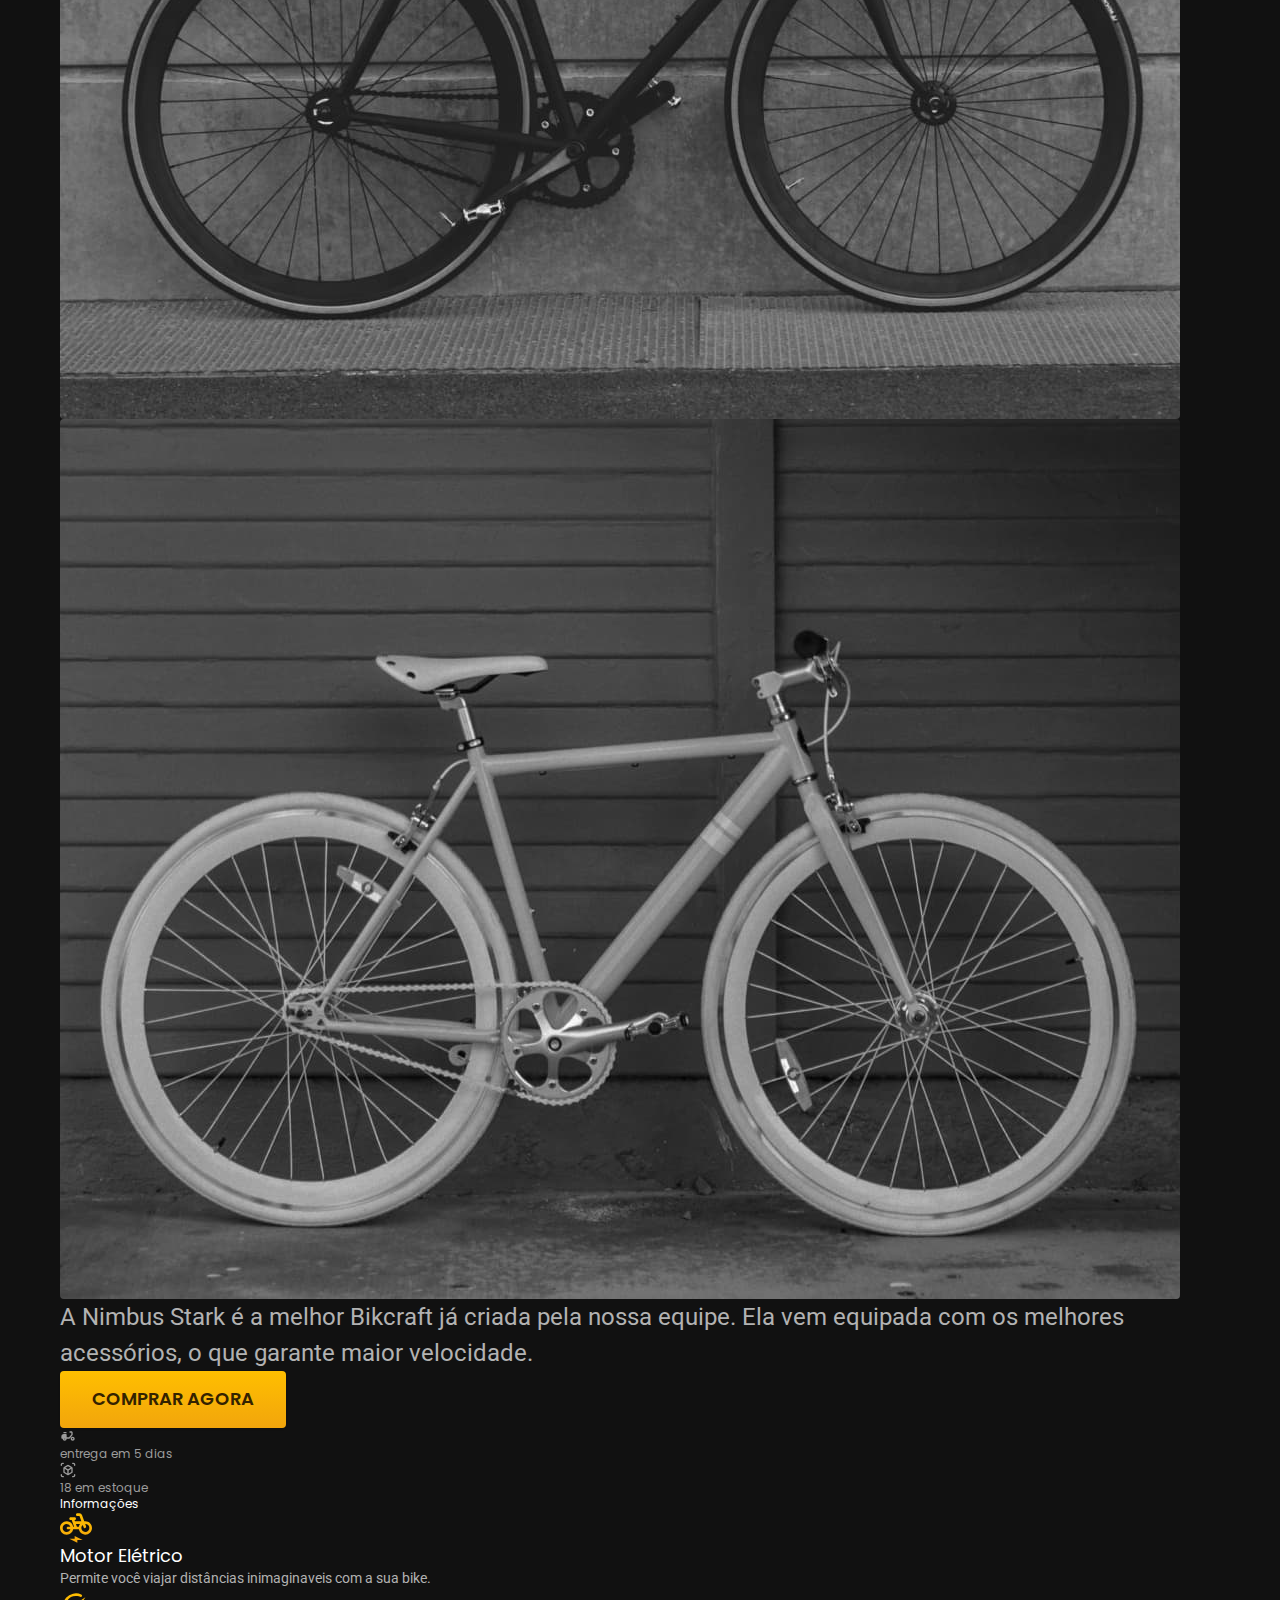
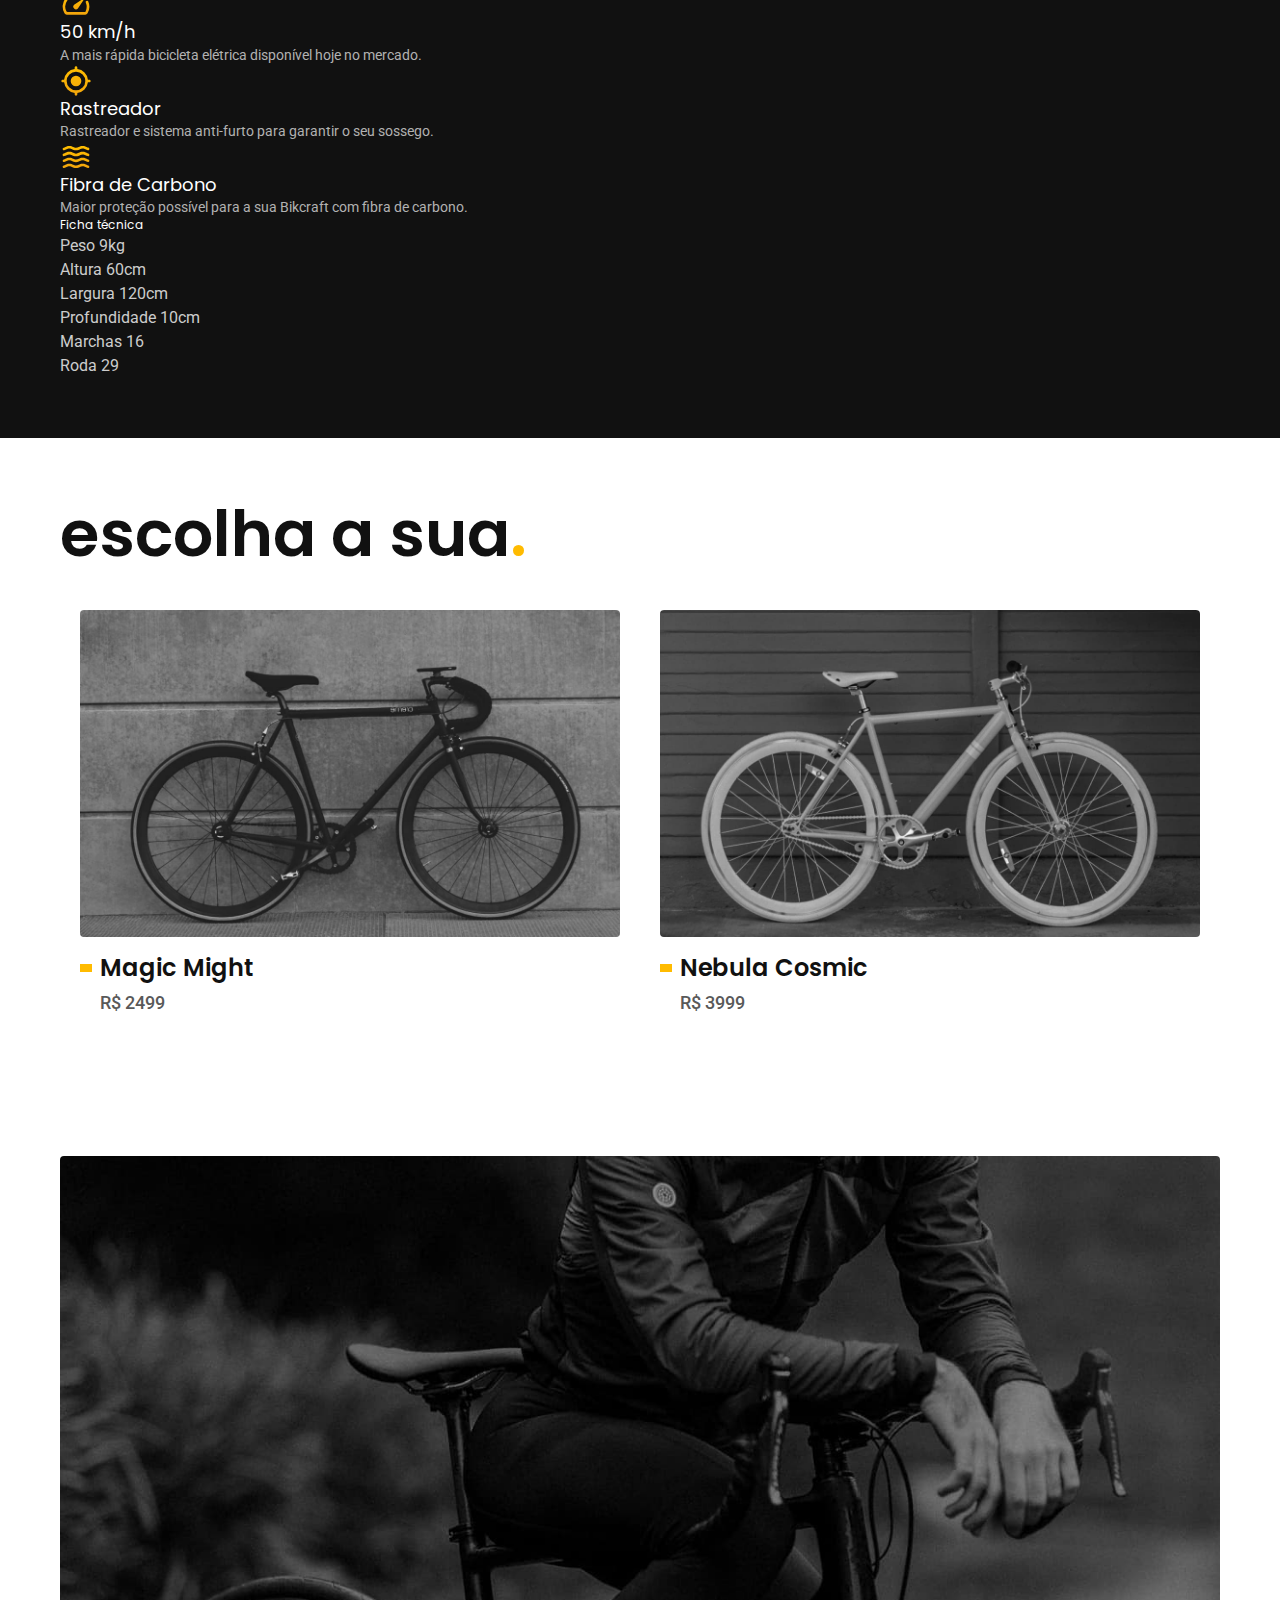
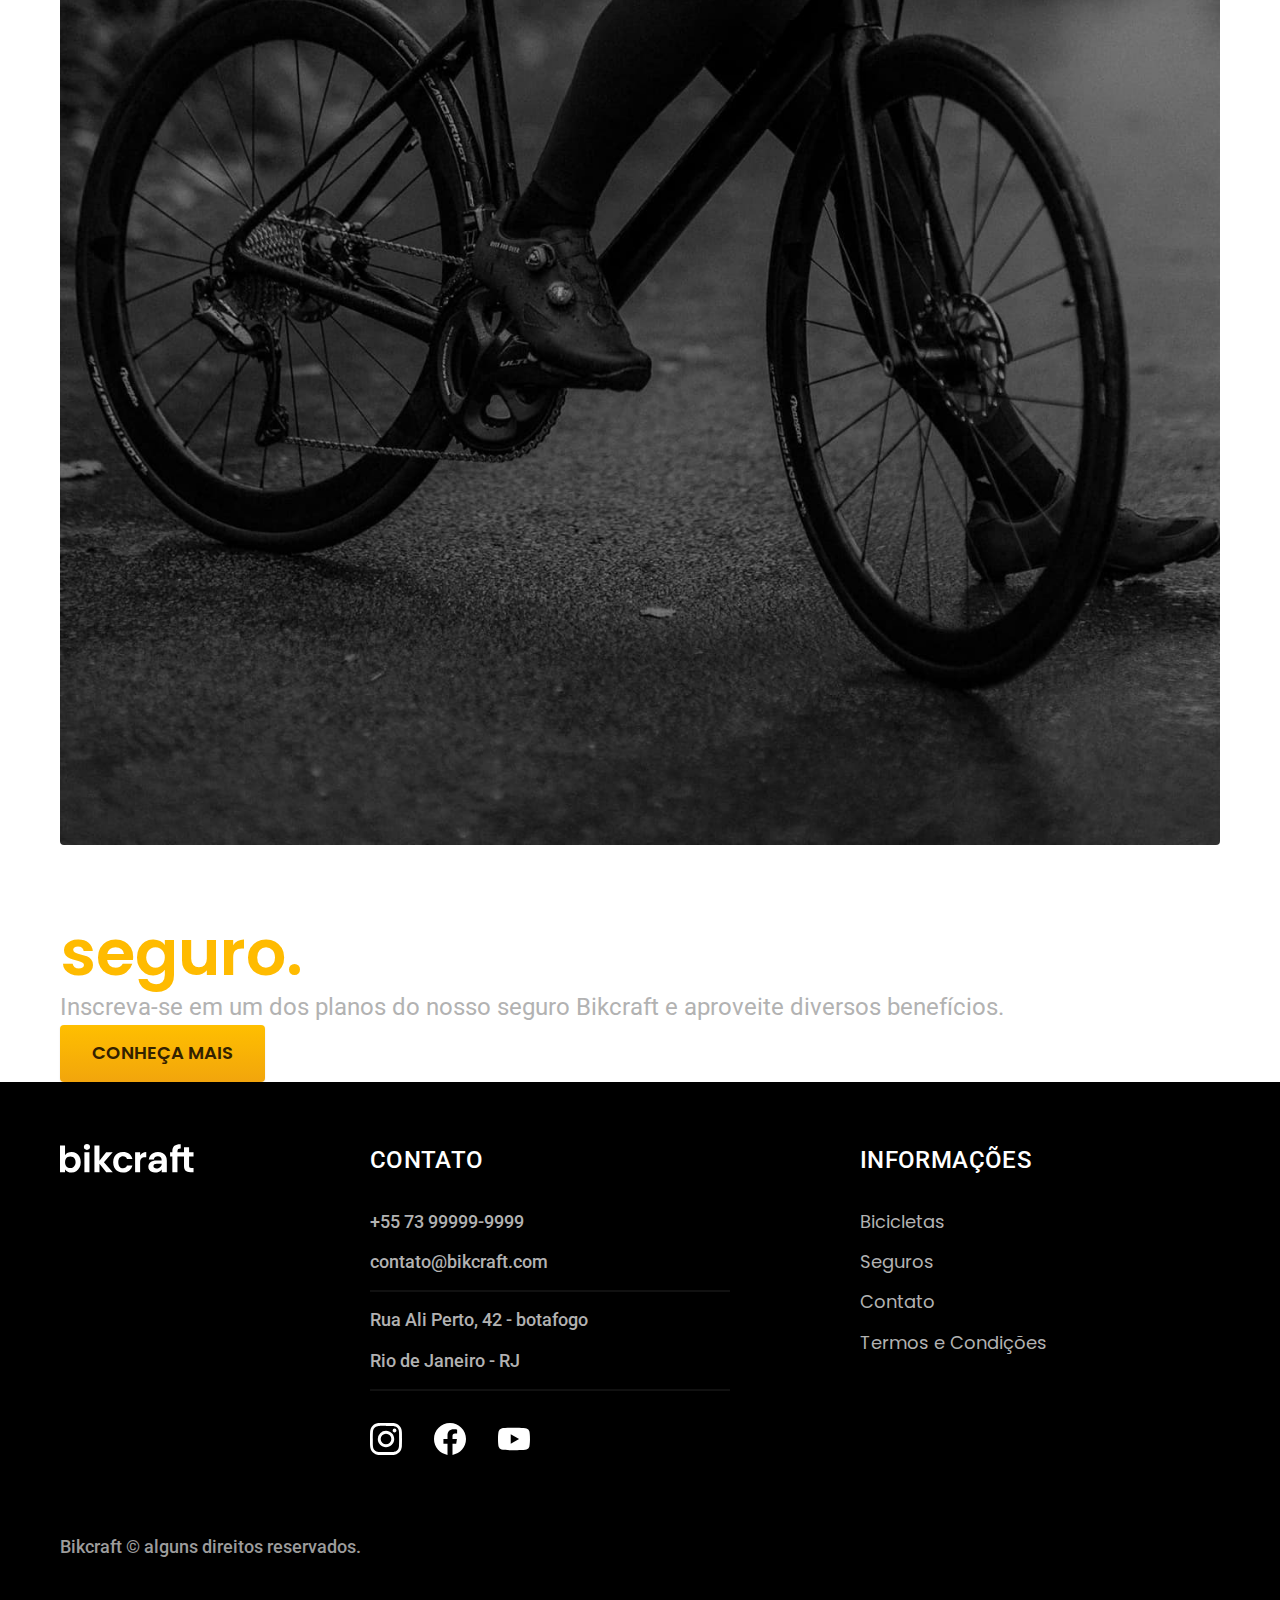
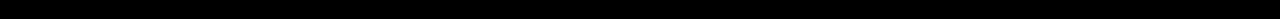
<file: bicicletas/nimbus.html>
<!DOCTYPE html>
<html lang="en">

<head>
  <meta charset="UTF-8">
  <meta name="viewport" content="width=device-width, initial-scale=1.0">
  <title>Nimbus | Bikcraft</title>
  <meta name="description" content="Termos e Condições.">

  <link rel="icon" href="../favicon.svg" type="image/svj+xml">
  <link rel="preload" href="../css/style.css" as="style">
  <link rel="stylesheet" href="../css/style.css">
  <script>document.documentElement.classList.add('js');</script>

  <link rel="preconnect" href="https://fonts.googleapis.com">
  <link rel="preconnect" href="https://fonts.gstatic.com" crossorigin>
  <link href="https://fonts.googleapis.com/css2?family=Merriweather:ital,opsz,wght@1,18..144,900&family=Poppins:wght@400;600&family=Roboto:wght@100..900&display=swap" rel="stylesheet">
</head>

<body id="bicicleta">

  <header class="header-bg">
    <div class="header container">
      <a href="../">
        <img src="../img/bikcraft.svg" alt="Bikcraft">
      </a>
      <nav aria-label="primaria">
        <ul class="header-menu font-1-m cor-0">
          <li><a href="../bicicletas.html">Bicicletas</a></li>
          <li><a href="../seguros.html">Seguros</a></li>
          <li><a href="../contato.html">Contato</a></li>
        </ul>
      </nav>
    </div>
  </header>

  <main class="titulo-bg">
    <div>
      <div class="titulo container">
        <p class="font-2-xl cor-5">R$ 4999</p>
        <h1 class="font-1-xxl cor-0">Nimbus Stark<span class="cor-p1">.</span></h1>
      </div>
    </div>
    <div class="bicicleta container">
      <div class="bicicleta-imagens">
        <img src="../img/bicicleta/nimbus1.jpg" alt="Bicicleta 1">
        <img src="../img/bicicleta/nimbus2.jpg" alt="Bicicleta 2">
        <img src="../img/bicicleta/nimbus3.jpg" alt="Bicicleta 3">
      </div>
      <div class="bicicleta-conteudo">
        <p class="font-2-l cor-5">A Nimbus Stark é a melhor Bikcraft já criada pela nossa equipe. Ela vem equipada com os melhores acessórios, o que garante maior velocidade.</p>
        <div class="bicicleta-comprar">
          <a class="botao" href="../orcamento.html?tipo=bikcraft&produto=nimbus">Comprar Agora</a>
          <span class="font-1-xs cor-6"><img src="../img/icones/entrega.svg" alt="">entrega em 5 dias</span>
          <span class="font-1-xs cor-6"><img src="../img/icones/estoque.svg" alt="">18 em estoque</span>
        </div>

        <h2 class="font-1-xs cor-0">Informações</h2>
        <ul class="bicicleta-informacoes">
          <li>
            <img src="../img/icones/eletrica.svg" alt="">
            <h3 class="font-1-m cor-0">Motor Elétrico</h3>
            <p class="font-2-xs cor-5">Permite você viajar distâncias inimaginaveis com a sua bike.</p>
          </li>
          <li>
            <img src="../img/icones/velocidade.svg" alt="">
            <h3 class="font-1-m cor-0">50 km/h</h3>
            <p class="font-2-xs cor-5">A mais rápida bicicleta elétrica disponível hoje no mercado.</p>
          </li>
          <li>
            <img src="../img/icones/rastreador.svg" alt="">
            <h3 class="font-1-m cor-0">Rastreador</h3>
            <p class="font-2-xs cor-5">Rastreador e sistema anti-furto para garantir o seu sossego.</p>
          </li>
          <li>
            <img src="../img/icones/carbono.svg" alt="">
            <h3 class="font-1-m cor-0">Fibra de Carbono</h3>
            <p class="font-2-xs cor-5">Maior proteção possível para a sua Bikcraft com fibra de carbono.</p>
          </li>
        </ul>
        <h2 class="font-1-xs cor-0">Ficha técnica</h2>
        <ul class="bicicleta-ficha font-2-s cor-4">
          <li>Peso <span>9kg</span></li>
          <li>Altura <span>60cm</span></li>
          <li>Largura <span>120cm</span></li>
          <li>Profundidade <span>10cm</span></li>
          <li>Marchas <span>16</span></li>
          <li>Roda <span>29</span></li>
        </ul>
      </div>
    </div>
  </main>

  <article class="bicicletas-lista container">

    <h2 class="font-1-xxl">escolha a sua<span class="cor-p1">.</span></h2>
    <ul>
      <li>
        <a href="./magic.html">
          <img src="../img/bicicletas/magic.jpg" alt="Bicicleta preta">
          <h3 class="font-1-xl">Magic Might</h3>
          <span class="font-2-m cor-8">R$ 2499</span>
        </a>
      </li>

      <li>
        <a href="./Nebula.html">
          <img src="../img/bicicletas/nebula.jpg" alt="Bicicleta preta">
          <h3 class="font-1-xl">Nebula Cosmic</h3>
          <span class="font-2-m cor-8">R$ 3999</span>
        </a>
      </li>
    </ul>
  </article>

  <article class="seguro-bg">
    <div class="seguro container">
      <div class="seguro-imagem">
        <img src="../img/fotos/seguros.jpg" alt="Pessoa parada em cima de uma bicicleta">
      </div>
      <div class="seguro-conteudo">
        <h2 class="font-1-xxl cor-0">Pedale mais tranquilo com o nosso <span class="cor-p1">seguro.</span></h2>
        <p class="font-2-l cor-5">Inscreva-se em um dos planos do nosso seguro Bikcraft e aproveite diversos benefícios.</p>
        <a class="botao" href="../seguros.html">Conheça Mais</a>
      </div>
    </div>
  </article>

  <footer class="footer-bg">
    <div class="footer container">
      <img src="../img/bikcraft.svg" alt="Bikcraft">
      <div class="footer-contato">
        <h3 class="font-2-l-b cor-0">Contato</h3>
        <ul class="font-2-m cor-5">
          <li><a href="tel:+5573999999999">+55 73 99999-9999</a></li>
          <li><a href="mailto:contato@bikcraft.com<">contato@bikcraft.com</a></li>
          <li>Rua Ali Perto, 42 - botafogo</li>
          <li>Rio de Janeiro - RJ</li>
        </ul>
        <div class="footer-redes">
          <a href="../">
            <img src="../img/redes/instagram.svg" alt="Instagram">
          </a>
          <a href="../">
            <img src="../img/redes/facebook.svg" alt="Facebook">
          </a>
          <a href="../">
            <img src="../img/redes/youtube.svg" alt="Youtube">
          </a>
        </div>
      </div>
      <div class="footer-informacoes">
        <h3 class="font-2-l-b cor-0">Informações</h3>
        <nav>
          <ul class="font-1-m cor-5">
            <li><a href="../bicicletas.html">Bicicletas</a></li>
            <li><a href="../seguros.html">Seguros</a></li>
            <li><a href="../contato.html">Contato</a></li>
            <li><a href="../termos.html">Termos e Condições</a></li>
          </ul>
        </nav>
      </div>
      <p class="footer-copy font-2-m cor-6">Bikcraft © alguns direitos reservados.</p>
    </div>
  </footer>
  <script src="../js/script.js"></script>
</body>

</html>
</file>
<file: css/style.css>
@import "./global/global.css";
@import "./utilidades/tipografia.css";
@import "./utilidades/cores.css";

@import "./global/header.css";
@import "./global/footer.css";

/* Utilidades */
@import "./utilidades/componentes.css";

/* Home */
@import "./home/introducao.css";
@import "./home/tecnologia.css";
@import "./home/parceiros.css";
@import "./home/depoimento.css";

/* Bicicletas */
@import "./bicicletas/bicicletas-lista.css";
@import "./bicicletas/bicicletas.css";

/* Seguros */
@import "./seguros/seguros.css";

/* Termos */
@import "./termos/termos.css";
</file>
